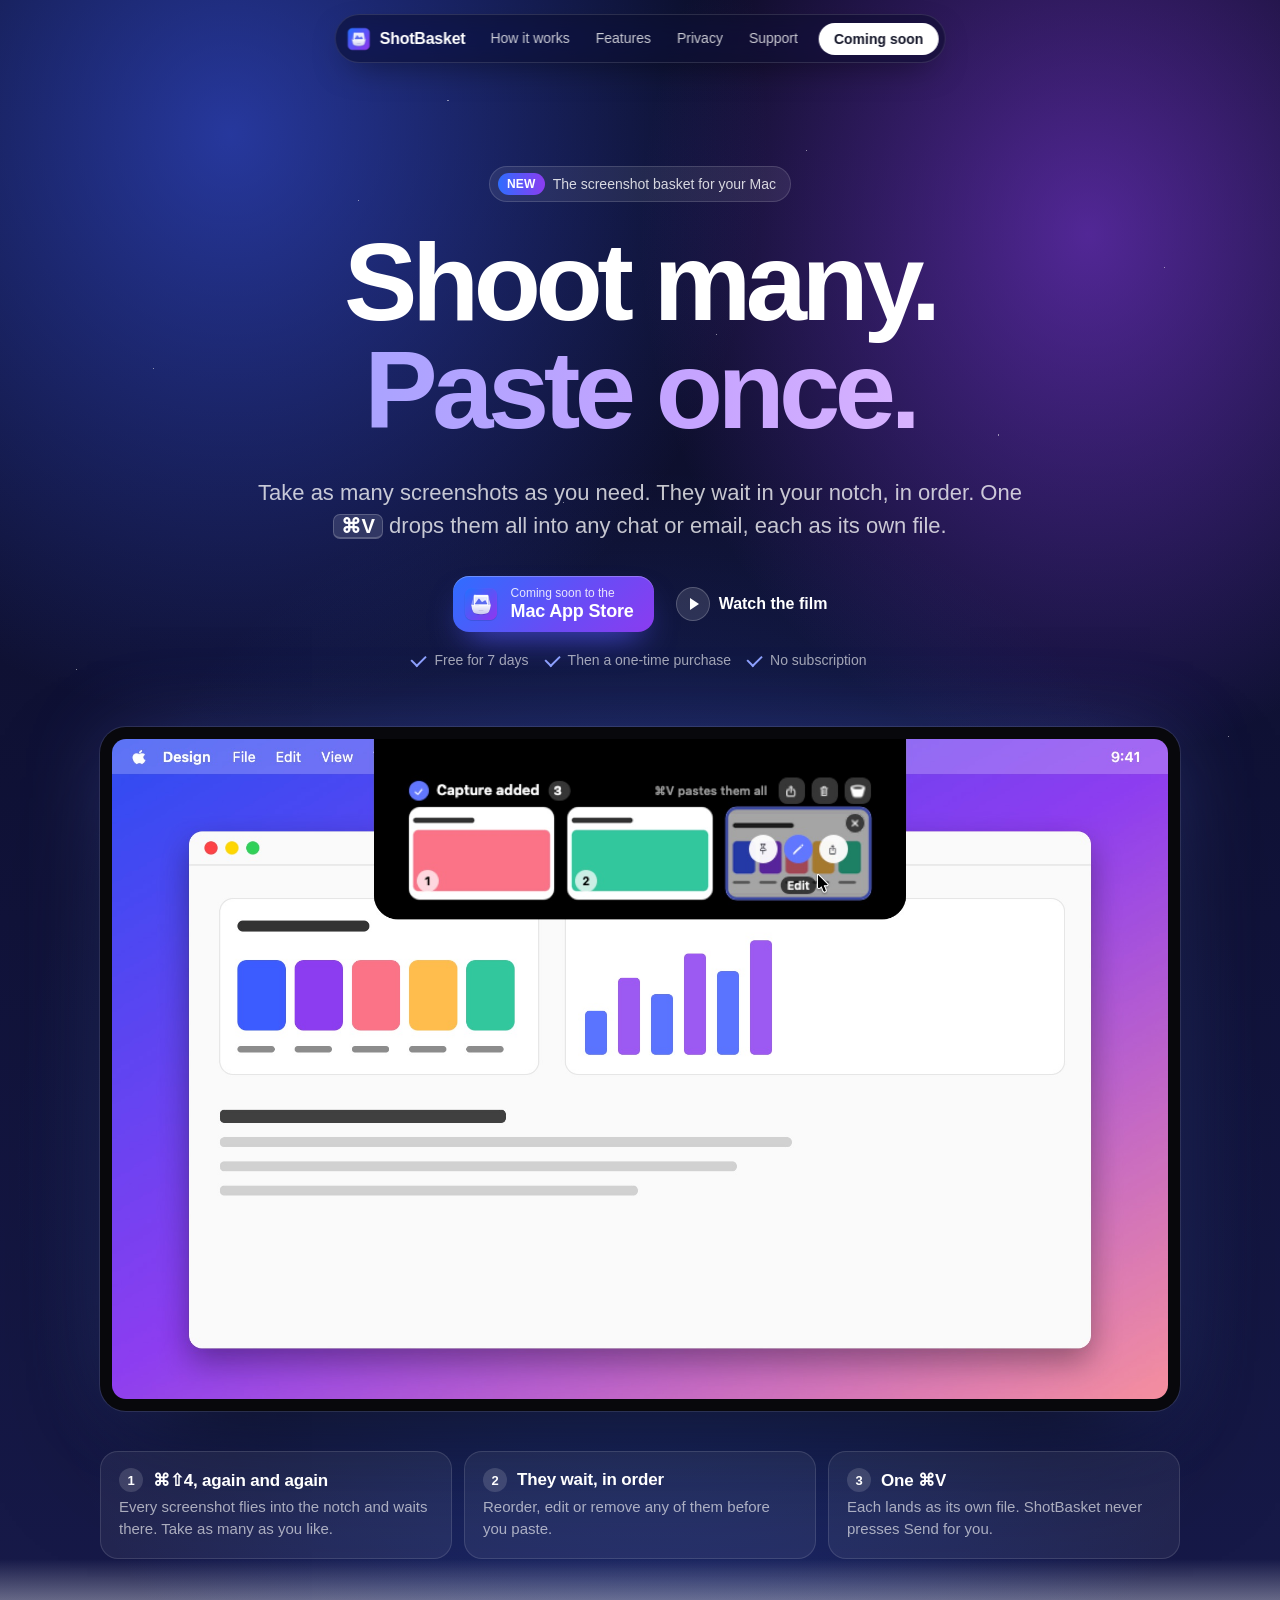
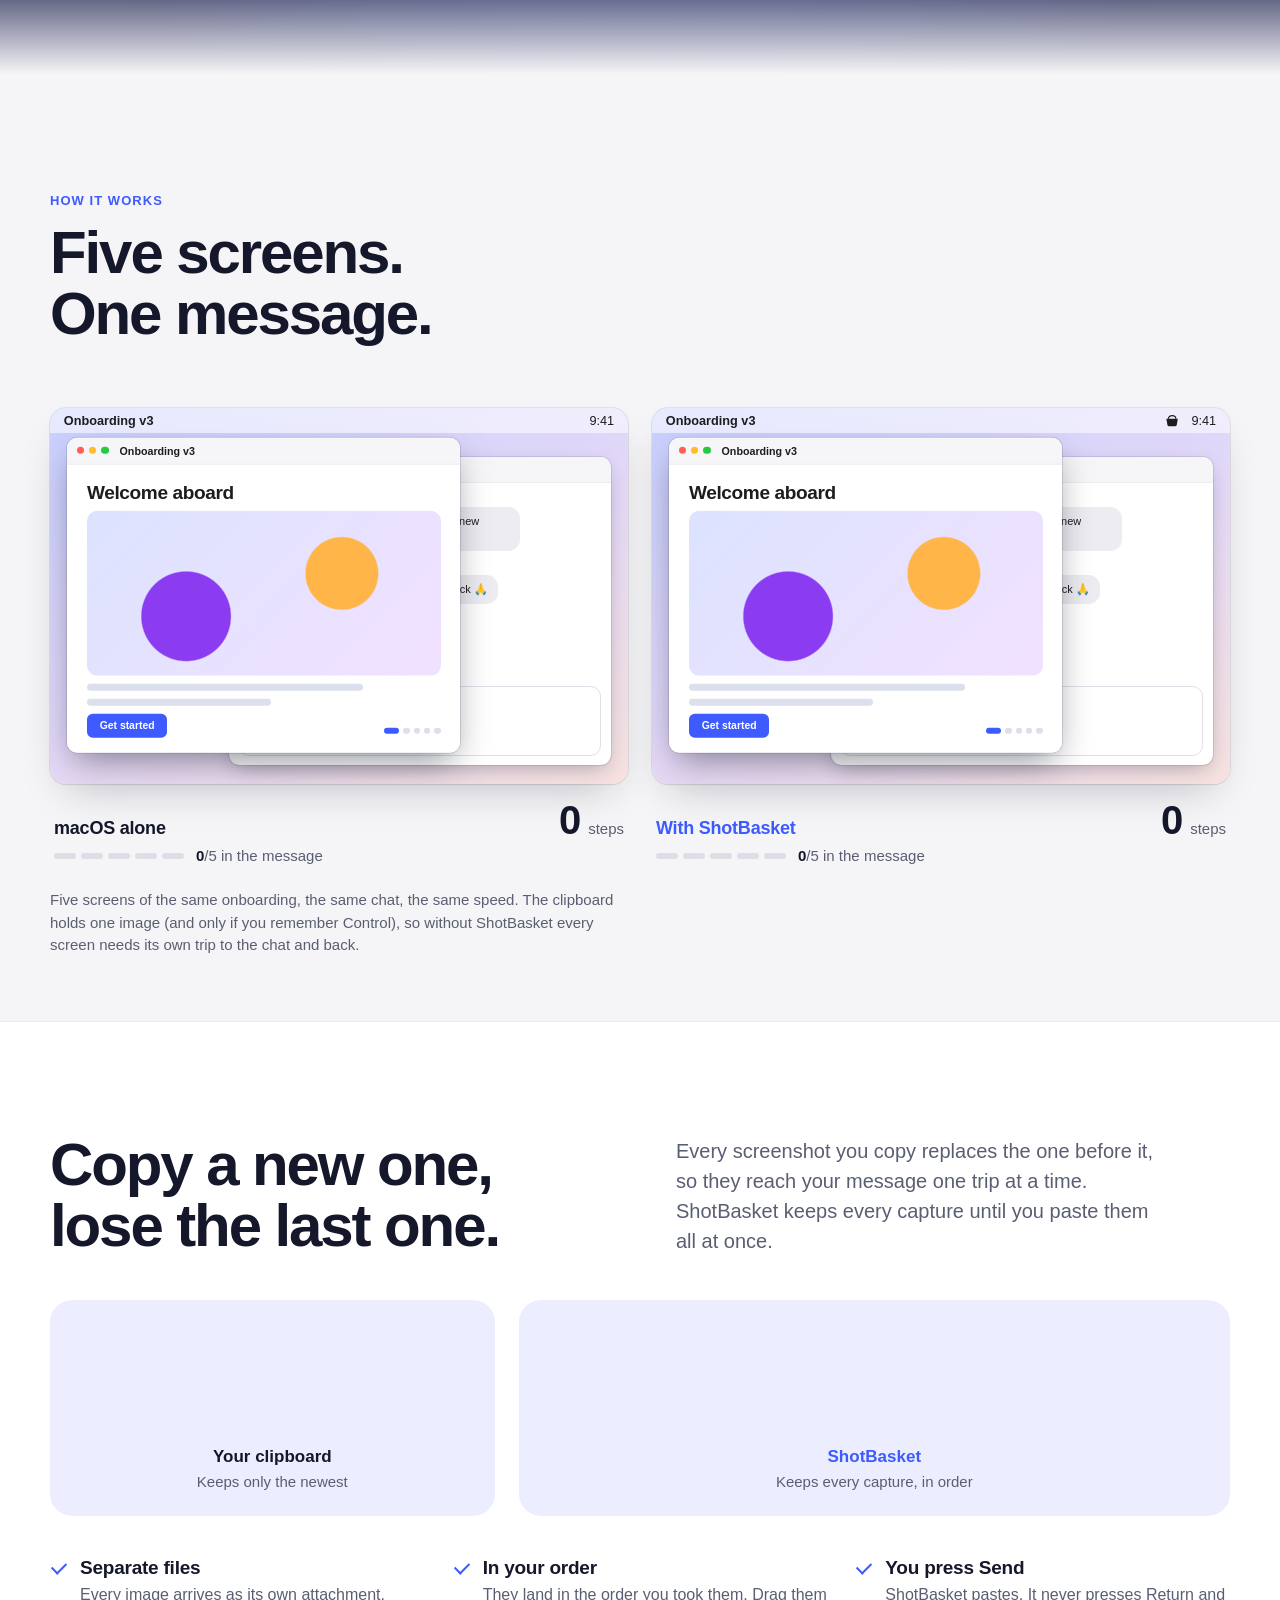
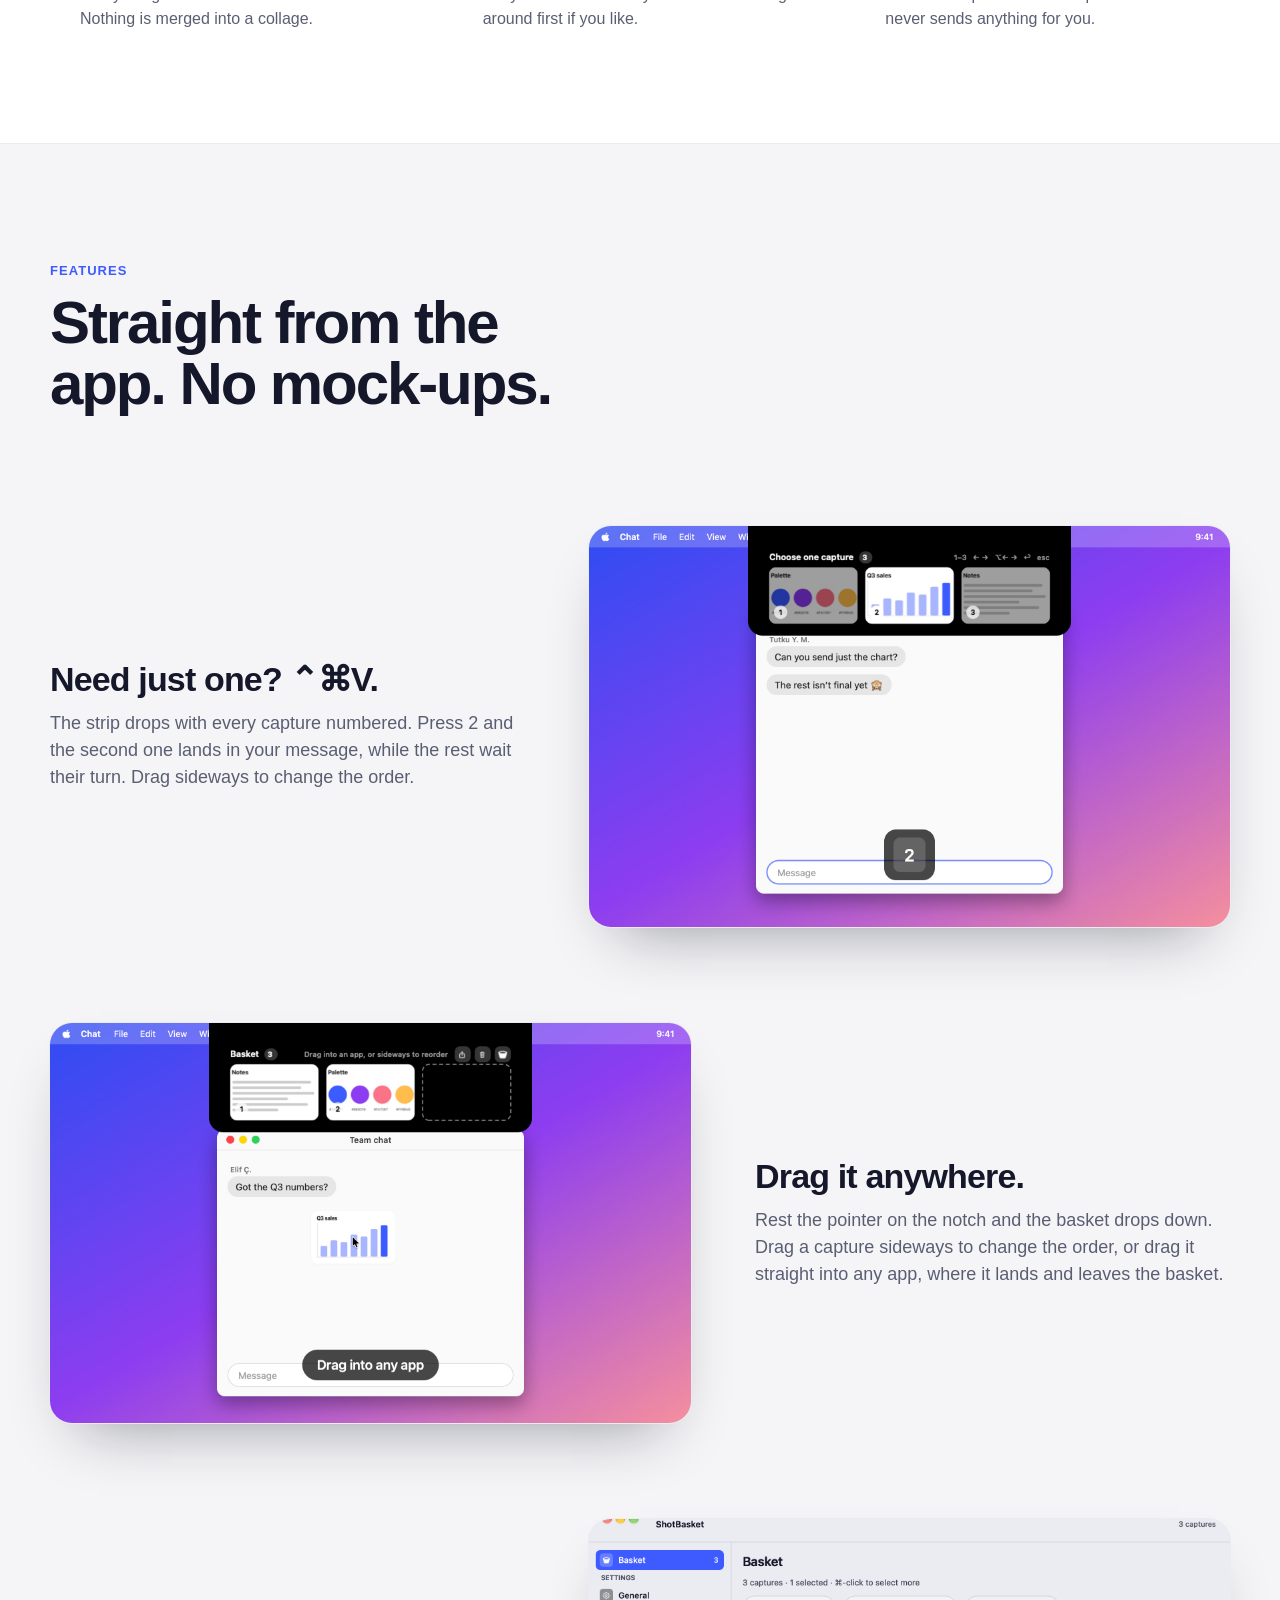
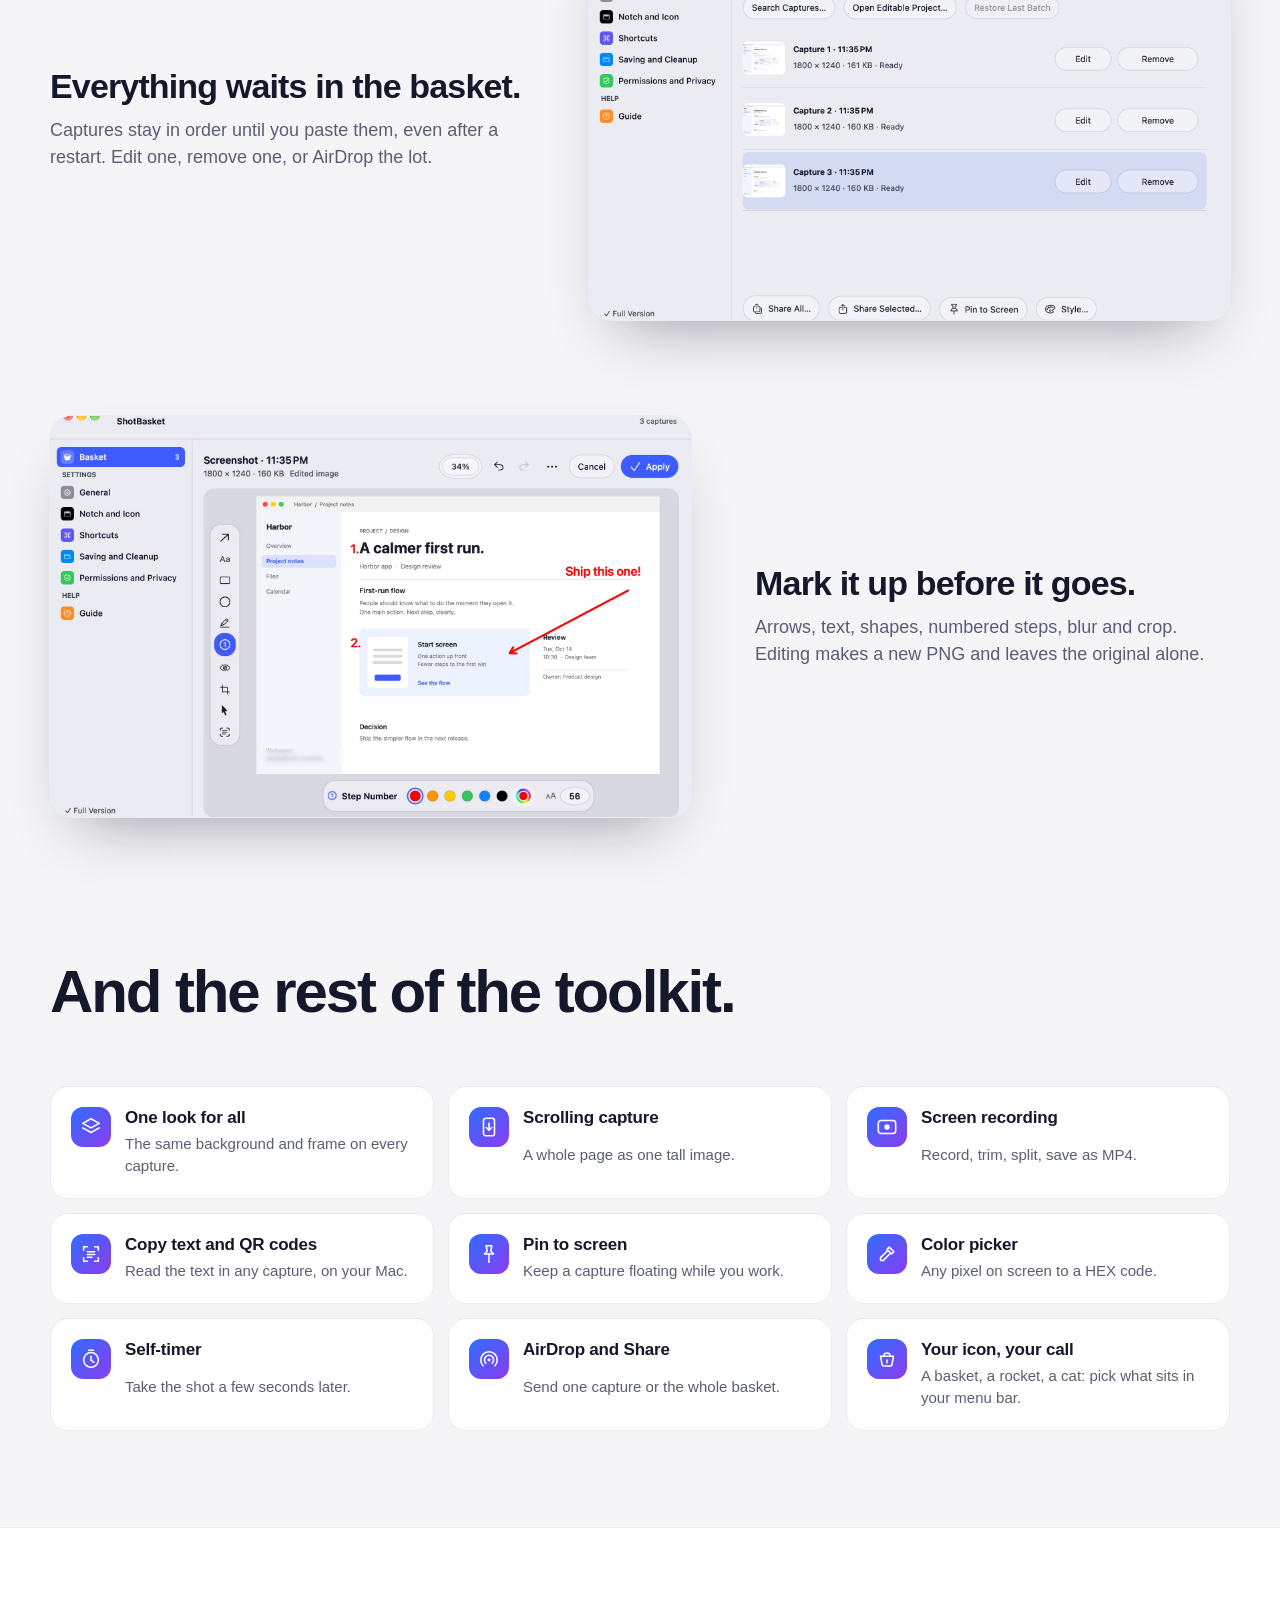
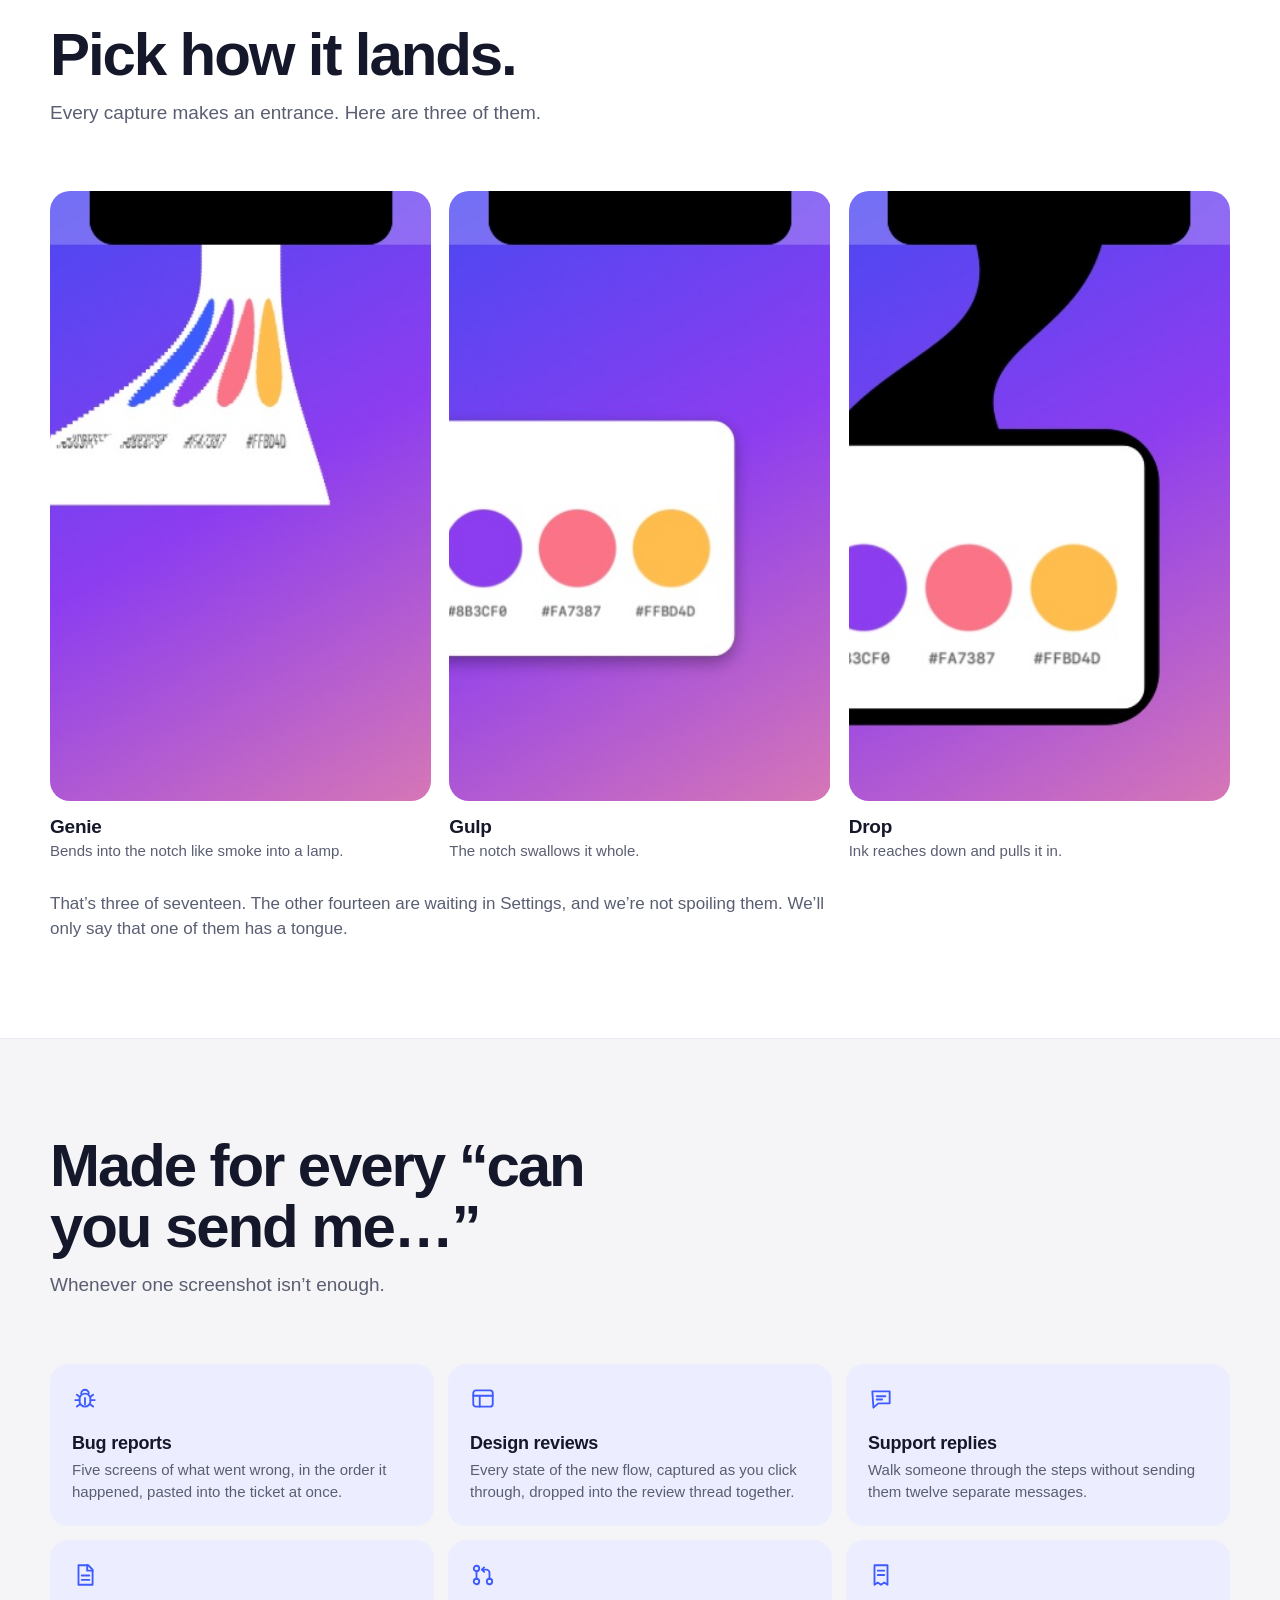
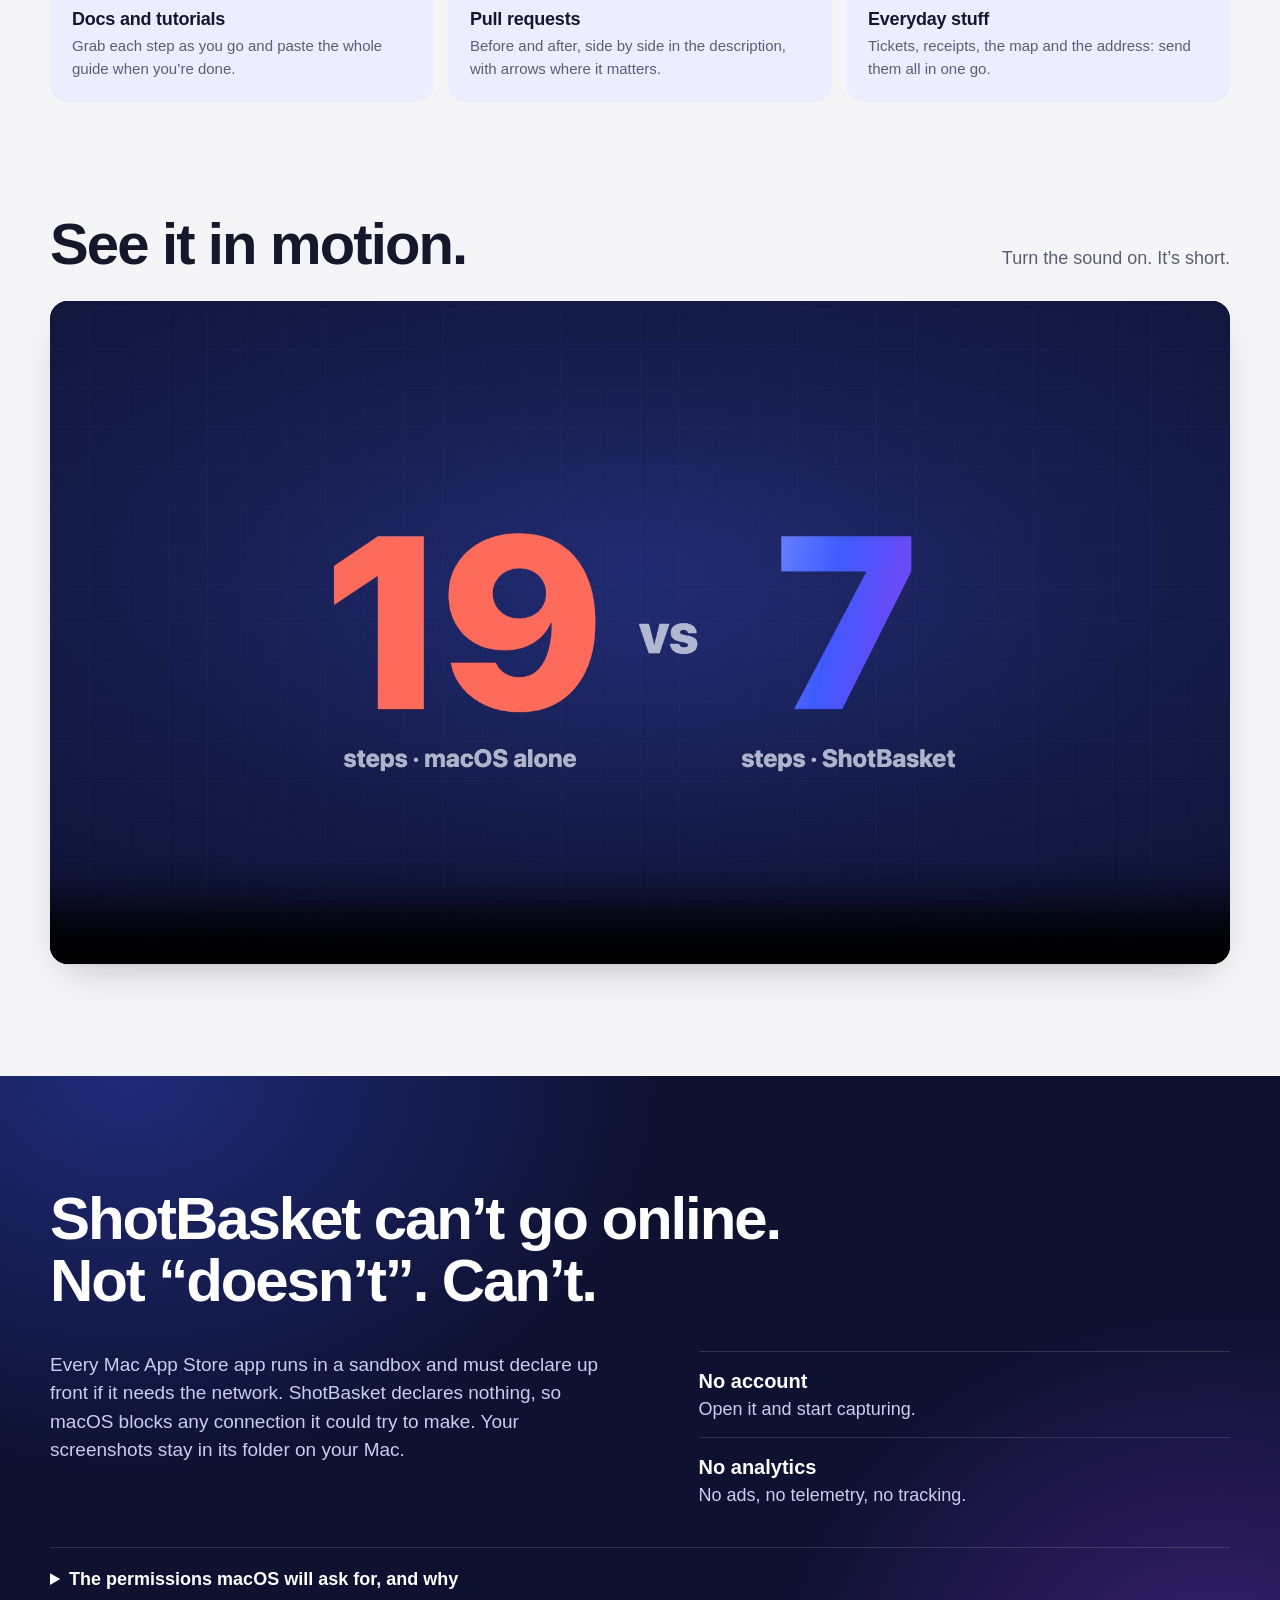
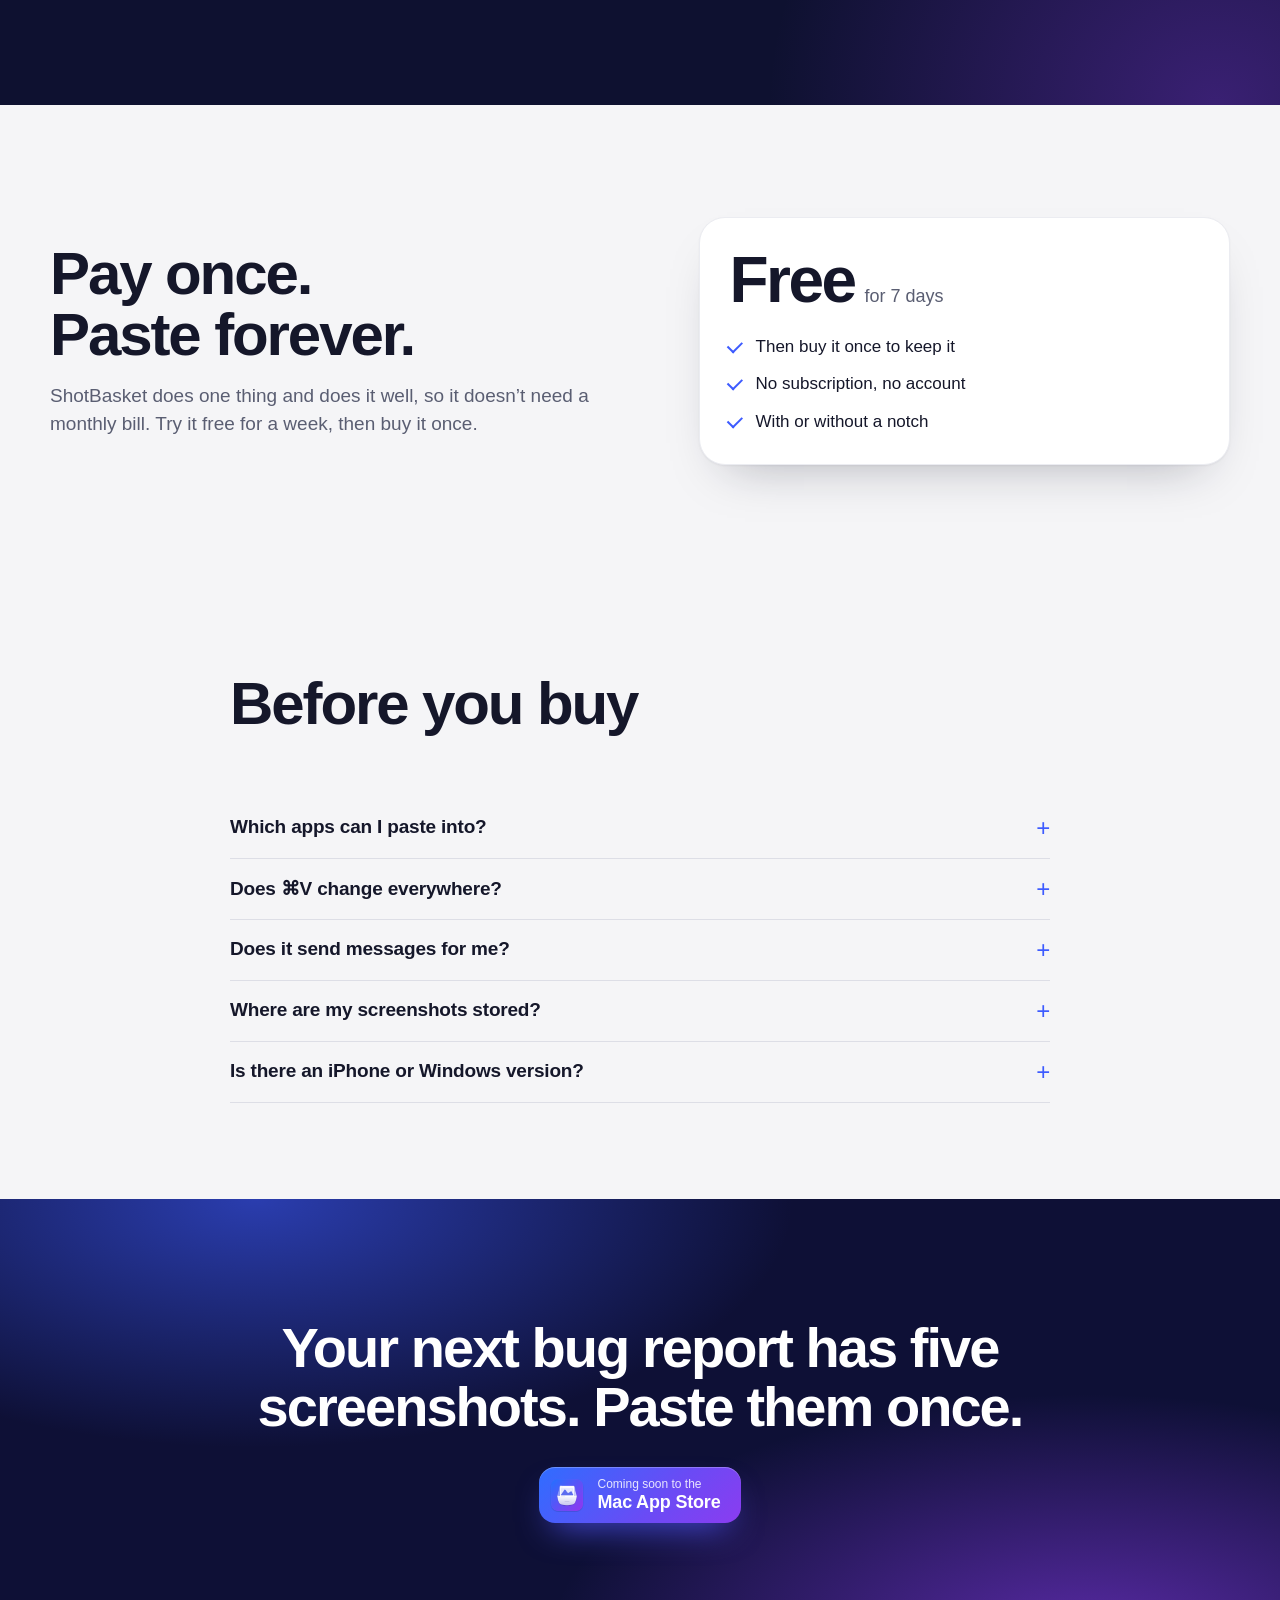
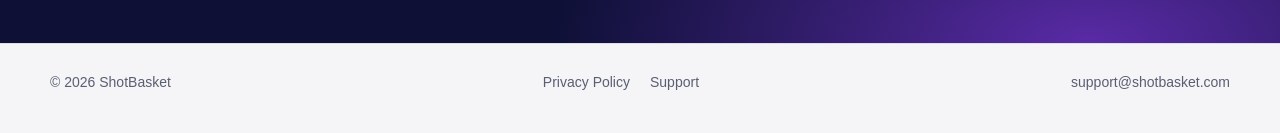
<file: index.html>
<!doctype html>
<html lang="en">
<head>
<meta charset="utf-8">
<meta name="viewport" content="width=device-width, initial-scale=1, viewport-fit=cover">
<title>ShotBasket for Mac</title>
<meta name="description" content="Collect screenshots on your Mac, then paste them all as separate files with one ⌘V.">
<meta name="theme-color" content="#0A0C22">
<link rel="canonical" href="https://shotbasket.com/">
<meta property="og:title" content="ShotBasket: shoot many, paste once">
<meta property="og:description" content="Collect screenshots on your Mac, then paste them all as separate files with one ⌘V.">
<meta property="og:image" content="https://shotbasket.com/assets/og-en.jpg">
<meta property="og:url" content="https://shotbasket.com/">
<meta name="twitter:card" content="summary_large_image">
<link rel="icon" href="assets/favicon.png">
<link rel="apple-touch-icon" href="assets/apple-touch-icon.png">
<link rel="stylesheet" href="assets/site.css?v=f4a1b5fc33">
<link rel="stylesheet" href="assets/race.css?v=f4a1b5fc33">
</head>
<body class="home">
<a class="skip" href="#main">Skip to content</a>
<nav class="nav" aria-label="Main"><a class="brand" href="./"><img src="assets/icon-256.png" alt="" width="26" height="26">ShotBasket</a><a class="link" href="./#race">How it works</a><a class="link" href="./#features">Features</a><a class="link" href="privacy.html">Privacy</a><a class="link" href="support.html">Support</a><a class="try" href="./#price">Coming soon</a></nav>
<main id="main">
<div class="hero">
  <div class="wrap hero-copy">
    <div class="eyebrow"><b>NEW</b>The screenshot basket for your Mac</div>
    <h1><span>Shoot many.</span> <span class="grad">Paste once.</span></h1>
    <p class="lede">Take as many screenshots as you need. They wait in your notch, in order. One <kbd>⌘V</kbd> drops them all into any chat or email, each as its own file.</p>
    <div class="cta"><a class="store" href="#price"><img src="assets/icon-256.png" alt="" width="38" height="38"><span><small>Coming soon to the</small><b>Mac App Store</b></span></a><a class="film-link" href="#film" data-play-film><i></i>Watch the film</a></div>
    <div class="micro"><span>Free for 7 days</span><span>Then a one-time purchase</span><span>No subscription</span></div>
  </div>
  <div class="wrap">
    <div class="stage"><div class="bezel"><video class="clip hero-clip" muted loop playsinline preload="none" poster="assets/clips/capture-genie-en.jpg?v=a29ca4fdff" aria-label="A screenshot of a design app flies into the notch, which drops a strip titled Capture added with three captures."><source src="assets/clips/capture-genie-en.mp4?v=cbd7579175" type="video/mp4"></video></div></div>
    <ol class="steps"><li><b><i>1</i>⌘⇧4, again and again</b><p>Every screenshot flies into the notch and waits there. Take as many as you like.</p></li><li><b><i>2</i>They wait, in order</b><p>Reorder, edit or remove any of them before you paste.</p></li><li><b><i>3</i>One ⌘V</b><p>Each lands as its own file. ShotBasket never presses Send for you.</p></li></ol>
  </div>
  <div class="hero-tail"></div>
</div>

  <section class="race-sec">
    <div class="wrap">
      <div class="sec-head"><span class="kicker">How it works</span><h2>Five screens. One message.</h2></div>
      <div class="race" id="race" role="img" aria-label="Five screenshots into one message, side by side: macOS alone 19 steps, With ShotBasket 7 steps." data-strings="{&quot;steps&quot;: &quot;steps&quot;, &quot;in_msg&quot;: &quot;in the message&quot;, &quot;done&quot;: &quot;All 5 in&quot;, &quot;done_mac&quot;: &quot;Finally&quot;}">
      <div class="lane mac" data-side="mac">
        <div class="desk" aria-hidden="true">
          <div class="mbar"><b data-app>Onboarding v3</b><span class="tray"><span>9:41</span></span></div>
          <div class="win src front"><div class="tb"><i></i><i></i><i></i><span>Onboarding v3</span></div><div class="screens"><div class="scr s1 cur"><b>Welcome aboard</b><i class="art"></i><span class="ln"></span><span class="ln short"></span><span class="btn">Get started</span><span class="pips"><i class="on"></i><i></i><i></i><i></i><i></i></span></div><div class="scr s2"><b>Pick a plan</b><span class="plans"><i></i><i></i><i></i></span><span class="btn">Continue</span><span class="pips"><i></i><i class="on"></i><i></i><i></i><i></i></span></div><div class="scr s3"><b>Invite your team</b><span class="avs"><i></i><i></i><i></i><i></i></span><span class="field"></span><span class="ln short"></span><span class="btn">Send invites</span><span class="pips"><i></i><i></i><i class="on"></i><i></i><i></i></span></div><div class="scr s4"><b>Connect your tools</b><span class="apps"><i></i><i></i><i></i><i></i><i></i><i></i></span><span class="btn">Next</span><span class="pips"><i></i><i></i><i></i><i class="on"></i><i></i></span></div><div class="scr s5"><b>You’re all set</b><i class="ok"></i><span class="ln"></span><span class="btn">Open dashboard</span><span class="pips"><i></i><i></i><i></i><i></i><i class="on"></i></span></div></div><span class="sel"></span></div>
          <div class="win chat"><div class="tb"><i></i><i></i><i></i><span>Launch crew</span></div><div class="msgs"><div class="msg"><b class="who">Elif Ç.</b><p class="bub">Standup in two minutes 😬 What does the new onboarding look like?</p></div><div class="msg"><b class="who">Tutku Y. M.</b><p class="bub">Send all five screens, I’ll put them in the deck 🙏</p></div></div><div class="comp"><div class="atts"></div><span class="ph">Message</span></div></div>
          <div class="switcher" aria-hidden="true"><i class="ic ic-src"></i><i class="ic ic-chat"></i></div>
          <div class="keys" aria-hidden="true"></div>
          <div class="party" aria-hidden="true"></div>
          <div class="finish" aria-live="polite"></div>
        </div>
        <div class="meta"><h3>macOS alone</h3><p class="cnt"><b>0</b> steps</p><p class="prog"><span class="dots"><i></i><i></i><i></i><i></i><i></i></span><span><b>0</b>/5 in the message</span></p></div>
      </div>
      <div class="lane sb" data-side="sb">
        <div class="desk" aria-hidden="true">
          <div class="mbar"><b data-app>Onboarding v3</b><span class="tray"><span class="bk"><svg viewBox="0 0 24 24" aria-hidden="true"><path d="M3.5 8.5h17l-1.6 9.2a2.5 2.5 0 0 1-2.5 2.1H7.6a2.5 2.5 0 0 1-2.5-2.1z" fill="currentColor"/><path d="M6.5 8.5c0-2.6 2.5-4.5 5.5-4.5s5.5 1.9 5.5 4.5" fill="none" stroke="currentColor" stroke-width="1.8"/></svg><i>0</i></span><span>9:41</span></span></div>
          <div class="win src front"><div class="tb"><i></i><i></i><i></i><span>Onboarding v3</span></div><div class="screens"><div class="scr s1 cur"><b>Welcome aboard</b><i class="art"></i><span class="ln"></span><span class="ln short"></span><span class="btn">Get started</span><span class="pips"><i class="on"></i><i></i><i></i><i></i><i></i></span></div><div class="scr s2"><b>Pick a plan</b><span class="plans"><i></i><i></i><i></i></span><span class="btn">Continue</span><span class="pips"><i></i><i class="on"></i><i></i><i></i><i></i></span></div><div class="scr s3"><b>Invite your team</b><span class="avs"><i></i><i></i><i></i><i></i></span><span class="field"></span><span class="ln short"></span><span class="btn">Send invites</span><span class="pips"><i></i><i></i><i class="on"></i><i></i><i></i></span></div><div class="scr s4"><b>Connect your tools</b><span class="apps"><i></i><i></i><i></i><i></i><i></i><i></i></span><span class="btn">Next</span><span class="pips"><i></i><i></i><i></i><i class="on"></i><i></i></span></div><div class="scr s5"><b>You’re all set</b><i class="ok"></i><span class="ln"></span><span class="btn">Open dashboard</span><span class="pips"><i></i><i></i><i></i><i></i><i class="on"></i></span></div></div><span class="sel"></span></div>
          <div class="win chat"><div class="tb"><i></i><i></i><i></i><span>Launch crew</span></div><div class="msgs"><div class="msg"><b class="who">Elif Ç.</b><p class="bub">Standup in two minutes 😬 What does the new onboarding look like?</p></div><div class="msg"><b class="who">Tutku Y. M.</b><p class="bub">Send all five screens, I’ll put them in the deck 🙏</p></div></div><div class="comp"><div class="atts"></div><span class="ph">Message</span></div></div>
          <div class="switcher" aria-hidden="true"><i class="ic ic-src"></i><i class="ic ic-chat"></i></div>
          <div class="keys" aria-hidden="true"></div>
          <div class="party" aria-hidden="true"></div>
          <div class="finish" aria-live="polite"></div>
        </div>
        <div class="meta"><h3>With ShotBasket</h3><p class="cnt"><b>0</b> steps</p><p class="prog"><span class="dots"><i></i><i></i><i></i><i></i><i></i></span><span><b>0</b>/5 in the message</span></p></div>
      </div>
    </div>
    <div class="race-foot"><p>Five screens of the same onboarding, the same chat, the same speed. The clipboard holds one image (and only if you remember Control), so without ShotBasket every screen needs its own trip to the chat and back.</p><button type="button" class="replay" hidden>Play again</button></div>
    </div>
  </section>

  <section class="why" id="why">
    <div class="wrap">
      <div class="why-head"><h2>Copy a new one,<br>lose the last one.</h2><p class="intro">Every screenshot you copy replaces the one before it, so they reach your message one trip at a time. ShotBasket keeps every capture until you paste them all at once.</p></div>
      <div class="keep" aria-hidden="true"><figure class="box clip"><div class="slot"><i class="t t1"></i><i class="t t2"></i><i class="t t3"></i><i class="t t4"></i><i class="t t5"></i></div><figcaption><b>Your clipboard</b>Keeps only the newest</figcaption></figure><figure class="box bask"><div class="slot"><i class="t t1"></i><i class="t t2"></i><i class="t t3"></i><i class="t t4"></i><i class="t t5"></i></div><figcaption><b>ShotBasket</b>Keeps every capture, in order</figcaption></figure></div>
      <ul class="facts"><li><h3>Separate files</h3><p>Every image arrives as its own attachment. Nothing is merged into a collage.</p></li><li><h3>In your order</h3><p>They land in the order you took them. Drag them around first if you like.</p></li><li><h3>You press Send</h3><p>ShotBasket pastes. It never presses Return and never sends anything for you.</p></li></ul>
    </div>
  </section>

  <section class="features" id="features">
    <div class="wrap">
      <div class="sec-head"><span class="kicker">Features</span><h2>Straight from the app. No mock-ups.</h2></div>
      <div class="feat"><div class="media"><video class="clip" muted loop playsinline preload="none" poster="assets/clips/choose-en.jpg?v=9c0e01dbce" aria-label="Pressing Control-Command-V and then 2 puts the second capture into a chat message"><source src="assets/clips/choose-en.mp4?v=bbe1a25a52" type="video/mp4"></video></div><div><h3>Need just one? ⌃⌘V.</h3><p>The strip drops with every capture numbered. Press 2 and the second one lands in your message, while the rest wait their turn. Drag sideways to change the order.</p></div></div><div class="feat"><div class="media"><video class="clip" muted loop playsinline preload="none" poster="assets/clips/drag-en.jpg?v=5125f1d004" aria-label="A capture is dragged sideways on the notch strip to reorder, then dragged into a chat message"><source src="assets/clips/drag-en.mp4?v=c1733b7ff6" type="video/mp4"></video></div><div><h3>Drag it anywhere.</h3><p>Rest the pointer on the notch and the basket drops down. Drag a capture sideways to change the order, or drag it straight into any app, where it lands and leaves the basket.</p></div></div><div class="feat"><div class="media"><picture><source srcset="assets/ui/basket-en-dark.png" media="(prefers-color-scheme: dark)"><img src="assets/ui/basket-en.png" alt="The ShotBasket basket window with three captures" width="1920" height="1280" loading="lazy"></picture></div><div><h3>Everything waits in the basket.</h3><p>Captures stay in order until you paste them, even after a restart. Edit one, remove one, or AirDrop the lot.</p></div></div><div class="feat"><div class="media"><video class="clip light" muted loop playsinline preload="none" poster="assets/clips/editor-en.jpg?v=034869095a" aria-label="The ShotBasket editor with a red arrow and a blacked-out line"><source src="assets/clips/editor-en.mp4?v=9c5db4aad3" type="video/mp4"></video><video class="clip dark" muted loop playsinline preload="none" poster="assets/clips/editor-en-dark.jpg?v=facf85d227" aria-label="The ShotBasket editor with a red arrow and a blacked-out line"><source src="assets/clips/editor-en-dark.mp4?v=bfd73211ad" type="video/mp4"></video></div><div><h3>Mark it up before it goes.</h3><p>Arrows, text, shapes, numbered steps, blur and crop. Editing makes a new PNG and leaves the original alone.</p></div></div>
    </div>
  </section>

  <section class="kit">
    <div class="wrap">
      <div class="sec-head"><h2>And the rest of the toolkit.</h2></div>
      <ul class="kit-grid"><li><span class="kic"><svg viewBox="0 0 24 24" fill="none" stroke="currentColor" stroke-width="1.7" stroke-linecap="round" stroke-linejoin="round" aria-hidden="true"><path d="M12 3l9 5-9 5-9-5z"/><path d="M3 13l9 5 9-5"/></svg></span><h3>One look for all</h3><p>The same background and frame on every capture.</p></li><li><span class="kic"><svg viewBox="0 0 24 24" fill="none" stroke="currentColor" stroke-width="1.7" stroke-linecap="round" stroke-linejoin="round" aria-hidden="true"><rect x="6" y="2.5" width="12" height="19" rx="2.5"/><path d="M12 8v7"/><path d="M9 12.5l3 3 3-3"/></svg></span><h3>Scrolling capture</h3><p>A whole page as one tall image.</p></li><li><span class="kic"><svg viewBox="0 0 24 24" fill="none" stroke="currentColor" stroke-width="1.7" stroke-linecap="round" stroke-linejoin="round" aria-hidden="true"><rect x="2.5" y="5" width="19" height="14" rx="3"/><circle cx="12" cy="12" r="3" fill="currentColor" stroke="none"/></svg></span><h3>Screen recording</h3><p>Record, trim, split, save as MP4.</p></li><li><span class="kic"><svg viewBox="0 0 24 24" fill="none" stroke="currentColor" stroke-width="1.7" stroke-linecap="round" stroke-linejoin="round" aria-hidden="true"><path d="M4 8V4h4"/><path d="M16 4h4v4"/><path d="M20 16v4h-4"/><path d="M8 20H4v-4"/><path d="M8 9.5h8"/><path d="M8 12.5h8"/><path d="M8 15.5h5"/></svg></span><h3>Copy text and QR codes</h3><p>Read the text in any capture, on your Mac.</p></li><li><span class="kic"><svg viewBox="0 0 24 24" fill="none" stroke="currentColor" stroke-width="1.7" stroke-linecap="round" stroke-linejoin="round" aria-hidden="true"><path d="M9 3h6l-1 6 3 3H7l3-3z"/><path d="M12 12v9"/></svg></span><h3>Pin to screen</h3><p>Keep a capture floating while you work.</p></li><li><span class="kic"><svg viewBox="0 0 24 24" fill="none" stroke="currentColor" stroke-width="1.7" stroke-linecap="round" stroke-linejoin="round" aria-hidden="true"><path d="M14.5 4.5l5 5-2.5 2.5-5-5z"/><path d="M12.5 8.5L5 16v3h3l7.5-7.5"/></svg></span><h3>Color picker</h3><p>Any pixel on screen to a HEX code.</p></li><li><span class="kic"><svg viewBox="0 0 24 24" fill="none" stroke="currentColor" stroke-width="1.7" stroke-linecap="round" stroke-linejoin="round" aria-hidden="true"><circle cx="12" cy="13" r="8"/><path d="M12 9v4.5l3 2"/><path d="M9.5 2.5h5"/></svg></span><h3>Self-timer</h3><p>Take the shot a few seconds later.</p></li><li><span class="kic"><svg viewBox="0 0 24 24" fill="none" stroke="currentColor" stroke-width="1.7" stroke-linecap="round" stroke-linejoin="round" aria-hidden="true"><circle cx="12" cy="13" r="1.6" fill="currentColor" stroke="none"/><path d="M8.5 16.5a5 5 0 1 1 7 0"/><path d="M5.6 19.4a9 9 0 1 1 12.8 0"/></svg></span><h3>AirDrop and Share</h3><p>Send one capture or the whole basket.</p></li><li><span class="kic"><svg viewBox="0 0 24 24" fill="none" stroke="currentColor" stroke-width="1.7" stroke-linecap="round" stroke-linejoin="round" aria-hidden="true"><path d="M5 9h14l-1.5 9a2 2 0 0 1-2 1.7h-7a2 2 0 0 1-2-1.7z"/><path d="M8.5 9c0-2 1.6-3.5 3.5-3.5S15.5 7 15.5 9"/><path d="M12 13v3"/></svg></span><h3>Your icon, your call</h3><p>A basket, a rocket, a cat: pick what sits in your menu bar.</p></li></ul>
    </div>
  </section>

  <section class="lands" id="landing">
    <div class="wrap">
      <div class="sec-head"><h2>Pick how it lands.</h2><p>Every capture makes an entrance. Here are three of them.</p></div>
      <ul class="tiles"><li><video class="tile" muted loop playsinline preload="none" poster="assets/clips/tile-genie.jpg?v=5dee4d85a1" aria-label="Genie animation"><source src="assets/clips/tile-genie.mp4?v=559b12df67" type="video/mp4"></video><h3>Genie</h3><p>Bends into the notch like smoke into a lamp.</p></li><li><video class="tile" muted loop playsinline preload="none" poster="assets/clips/tile-gulp.jpg?v=65f5ed546e" aria-label="Gulp animation"><source src="assets/clips/tile-gulp.mp4?v=348d10d9ba" type="video/mp4"></video><h3>Gulp</h3><p>The notch swallows it whole.</p></li><li><video class="tile" muted loop playsinline preload="none" poster="assets/clips/tile-drop.jpg?v=d6dff1bc44" aria-label="Drop animation"><source src="assets/clips/tile-drop.mp4?v=8a4d125544" type="video/mp4"></video><h3>Drop</h3><p>Ink reaches down and pulls it in.</p></li></ul>
      <p class="tease">That’s three of seventeen. The other fourteen are waiting in Settings, and we’re not spoiling them. We’ll only say that one of them has a tongue.</p>
    </div>
  </section>

  <section class="uses">
    <div class="wrap">
      <div class="sec-head"><h2>Made for every “can you send me…”</h2><p>Whenever one screenshot isn’t enough.</p></div>
      <ul class="use-grid"><li><svg viewBox="0 0 24 24" fill="none" stroke="currentColor" stroke-width="1.7" stroke-linecap="round" stroke-linejoin="round" aria-hidden="true"><path d="M8.5 7a3.5 3.5 0 0 1 7 0"/><rect x="7" y="7" width="10" height="12" rx="5"/><path d="M12 11v6M3 13h4M17 13h4M4.5 8l2.5 2M19.5 8 17 10M4.5 19l2.5-2M19.5 19 17 17"/></svg><h3>Bug reports</h3><p>Five screens of what went wrong, in the order it happened, pasted into the ticket at once.</p></li><li><svg viewBox="0 0 24 24" fill="none" stroke="currentColor" stroke-width="1.7" stroke-linecap="round" stroke-linejoin="round" aria-hidden="true"><rect x="3" y="4" width="18" height="15" rx="2.5"/><path d="M3 9h18M9 9v10"/></svg><h3>Design reviews</h3><p>Every state of the new flow, captured as you click through, dropped into the review thread together.</p></li><li><svg viewBox="0 0 24 24" fill="none" stroke="currentColor" stroke-width="1.7" stroke-linecap="round" stroke-linejoin="round" aria-hidden="true"><path d="M4 5h16v11H9.5L5 20z"/><path d="M8 9.5h8M8 12.5h5"/></svg><h3>Support replies</h3><p>Walk someone through the steps without sending them twelve separate messages.</p></li><li><svg viewBox="0 0 24 24" fill="none" stroke="currentColor" stroke-width="1.7" stroke-linecap="round" stroke-linejoin="round" aria-hidden="true"><path d="M6 3h9l4 4v14H6z"/><path d="M14 3v5h5M9 12.5h7M9 16.5h7"/></svg><h3>Docs and tutorials</h3><p>Grab each step as you go and paste the whole guide when you’re done.</p></li><li><svg viewBox="0 0 24 24" fill="none" stroke="currentColor" stroke-width="1.7" stroke-linecap="round" stroke-linejoin="round" aria-hidden="true"><circle cx="6" cy="6" r="2.5"/><circle cx="6" cy="18" r="2.5"/><circle cx="18" cy="18" r="2.5"/><path d="M6 8.5v7M18 15.5V10a3 3 0 0 0-3-3h-4"/><path d="M13 5 11 7l2 2"/></svg><h3>Pull requests</h3><p>Before and after, side by side in the description, with arrows where it matters.</p></li><li><svg viewBox="0 0 24 24" fill="none" stroke="currentColor" stroke-width="1.7" stroke-linecap="round" stroke-linejoin="round" aria-hidden="true"><path d="M6 3h12v18l-3-2-3 2-3-2-3 2z"/><path d="M9 8h6M9 12h6"/></svg><h3>Everyday stuff</h3><p>Tickets, receipts, the map and the address: send them all in one go.</p></li></ul>
    </div>
  </section>

  <section class="film" id="film">
    <div class="wrap">
      <div class="film-head"><h2>See it in motion.</h2><p>Turn the sound on. It’s short.</p></div>
      <div class="screen"><video controls playsinline preload="none" poster="assets/video/poster-en.jpg?v=8dfe603415"><source src="assets/video/promo-en.mp4?v=ac1757c9de" type="video/mp4"></video></div>
    </div>
  </section>

  <section class="privacy" id="privacy">
    <div class="wrap">
      <h2>ShotBasket can’t go online.<br>Not “doesn’t”. Can’t.</h2>
      <div class="privacy-body"><p>Every Mac App Store app runs in a sandbox and must declare up front if it needs the network. ShotBasket declares nothing, so macOS blocks any connection it could try to make. Your screenshots stay in its folder on your Mac.</p><ul><li><b>No account</b>Open it and start capturing.</li><li><b>No analytics</b>No ads, no telemetry, no tracking.</li></ul>
      <details class="perms"><summary>The permissions macOS will ask for, and why</summary><dl><div><dt>Screen Recording</dt><dd>To take screenshots and screen recordings. Newer macOS versions call it Screen &amp; System Audio Recording.</dd></div><div><dt>Accessibility</dt><dd>For the capture shortcuts and for pasting the basket with ⌘V. On macOS 27 it is called Device Control and Data Access.</dd></div><div><dt>Microphone (optional)</dt><dd>Only if you want your voice in a screen recording.</dd></div></dl></details></div>
    </div>
  </section>

  <section class="once" id="price">
    <div class="wrap once-grid">
      <div><h2>Pay once.<br>Paste forever.</h2><p class="sub">ShotBasket does one thing and does it well, so it doesn’t need a monthly bill. Try it free for a week, then buy it once.</p></div>
      <div class="price">
        <div class="tag"><strong>Free</strong><span>for 7 days</span></div>
        <ul><li>Then buy it once to keep it</li><li>No subscription, no account</li><li>With or without a notch</li></ul>
      </div>
    </div>
  </section>

  <section class="faq">
    <div class="wrap">
      <div class="sec-head"><h2>Before you buy</h2></div>
      <details><summary>Which apps can I paste into?</summary><p>Any app or web page that accepts files when you paste: mail, chat apps, notes, issue trackers and most upload fields. Each app decides how it shows the files.</p></details><details><summary>Does ⌘V change everywhere?</summary><p>Only while screenshots are waiting in the basket. When the basket is empty, or when you pause ShotBasket from the menu bar, ⌘V is the normal Mac paste.</p></details><details><summary>Does it send messages for me?</summary><p>No. ShotBasket pastes the files into the field you clicked. It never presses Return and never sends anything.</p></details><details><summary>Where are my screenshots stored?</summary><p>In ShotBasket’s own folder on your Mac. A capture that leaves the basket is deleted after the delay you choose, never sooner than ten minutes. Turn on Save Screenshots to Folder to keep permanent copies.</p></details><details><summary>Is there an iPhone or Windows version?</summary><p>No. ShotBasket is made for the Mac.</p></details>
    </div>
  </section>

  <section class="end">
    <div class="wrap">
      <h2>Your next bug report has five screenshots. Paste them once.</h2>
      <div class="cta"><a class="store" href="#price"><img src="assets/icon-256.png" alt="" width="38" height="38"><span><small>Coming soon to the</small><b>Mac App Store</b></span></a></div>
    </div>
  </section>
</main>

<footer class="foot">
  <div class="wrap">
    <span>© 2026 ShotBasket</span>
    <nav aria-label="Footer"><a href="privacy.html">Privacy Policy</a><a href="support.html">Support</a></nav>
    <a href="mailto:support@shotbasket.com">support@shotbasket.com</a>
  </div>
</footer>
<script src="assets/site.js?v=f4a1b5fc33"></script>
<!-- Cloudflare Web Analytics: cookieless visit counts for shotbasket.com only (the app makes no network connections). --><script type='module' src='https://static.cloudflareinsights.com/beacon.min.js' data-cf-beacon='{"token": "ce210151caec4ec6bde73e7bf7ab0411"}'></script>
</body>
</html>
</file>
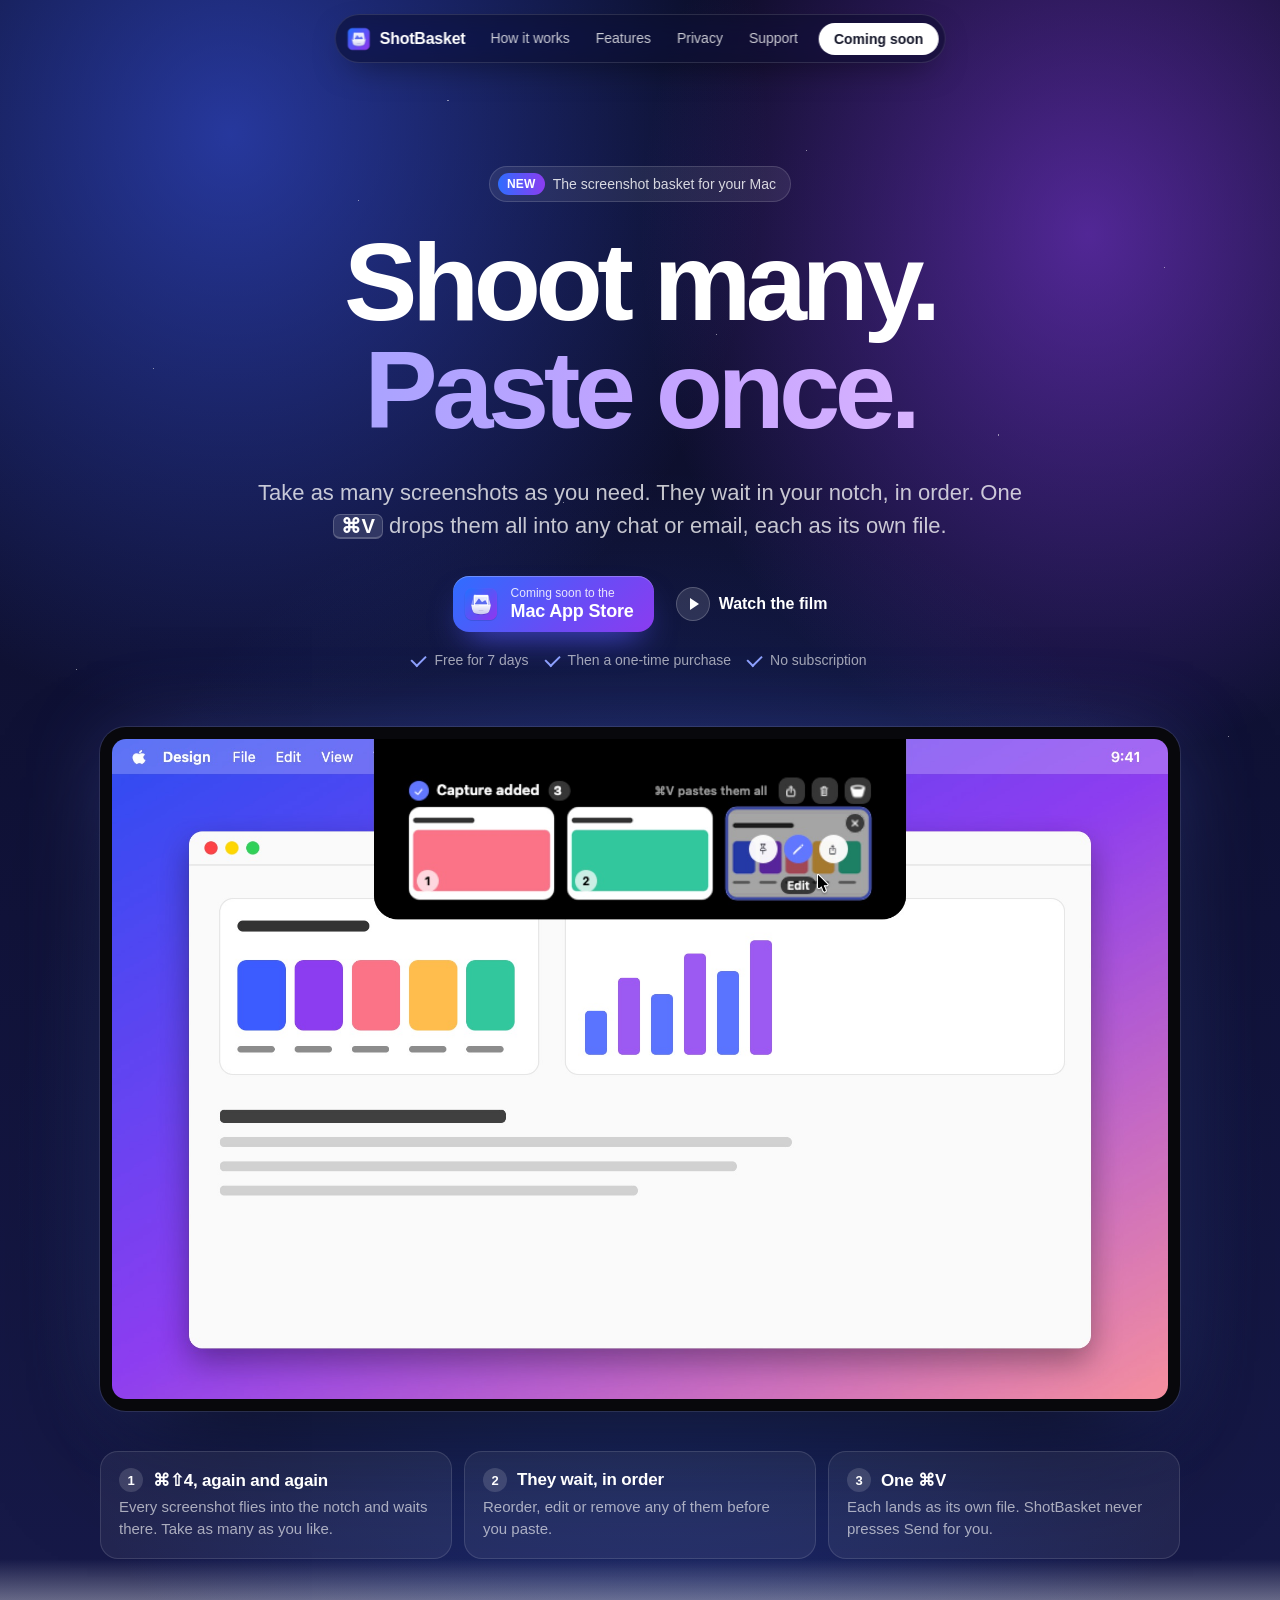
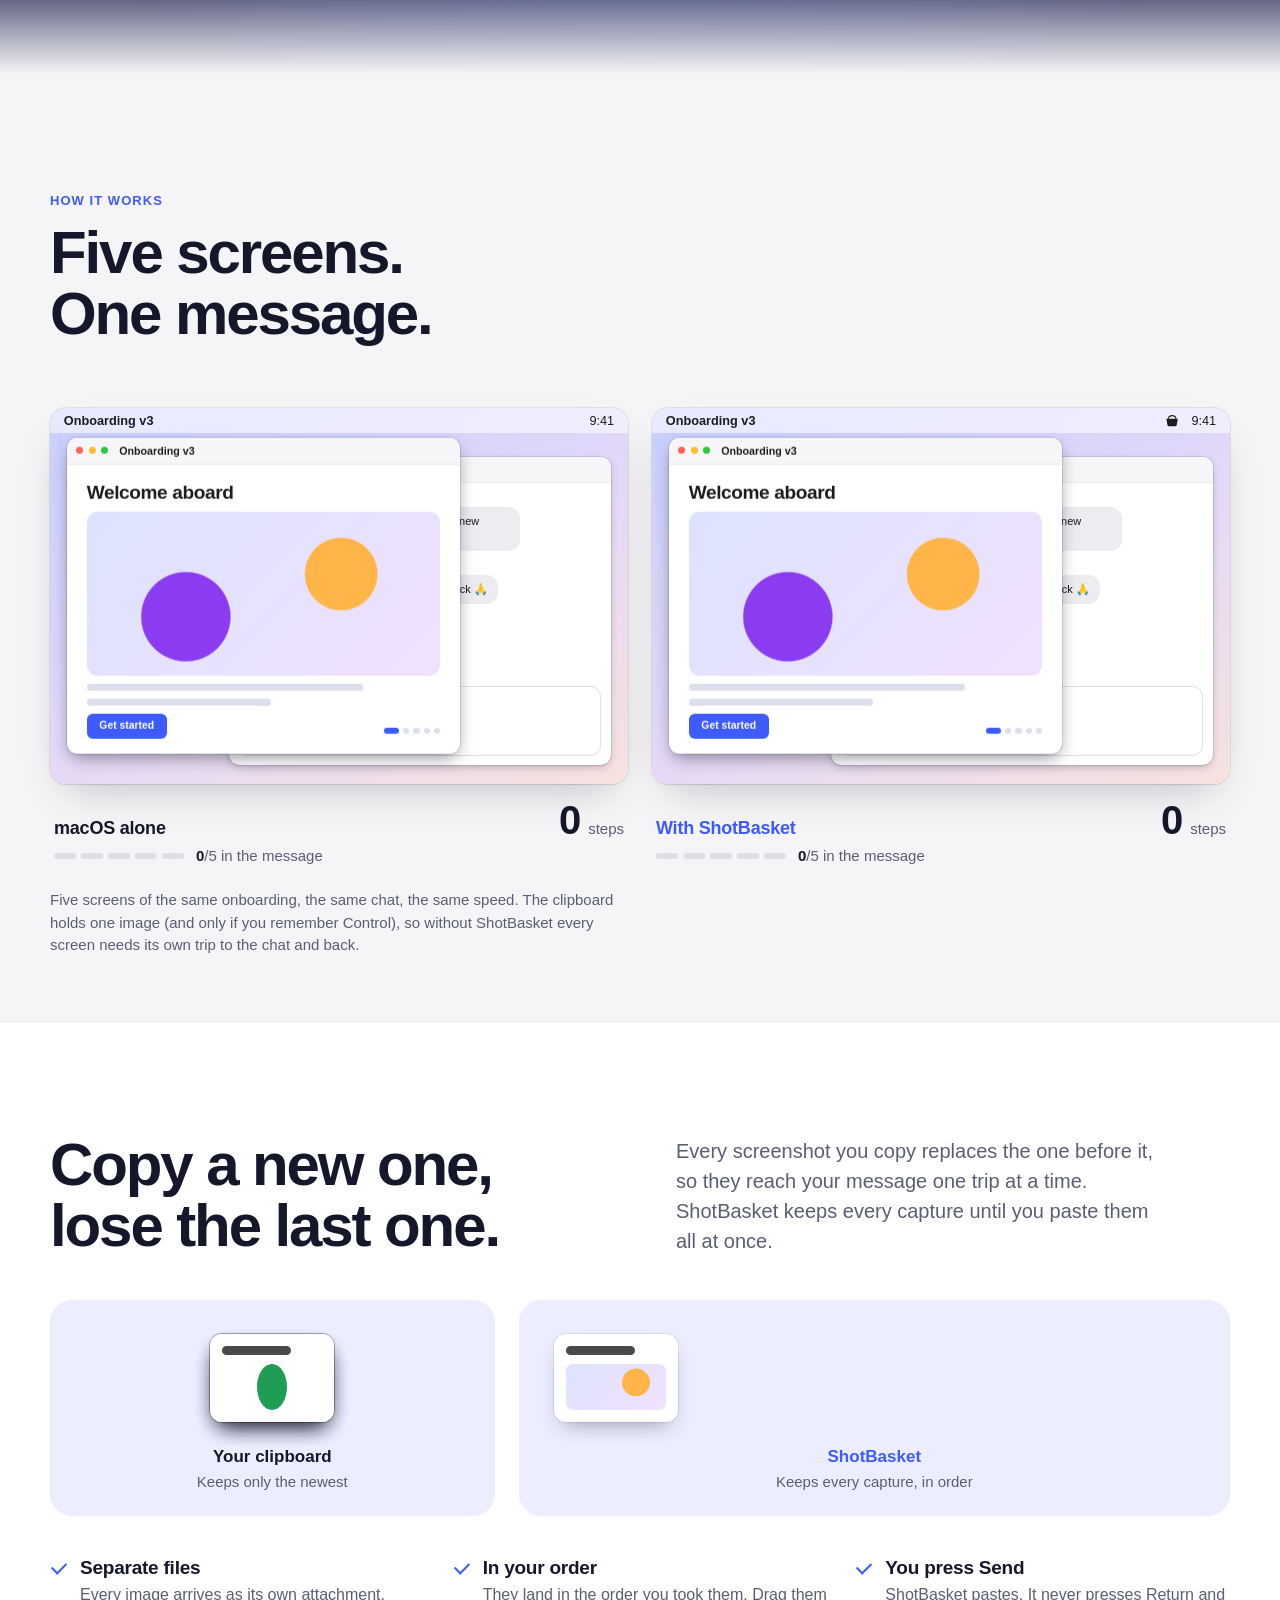
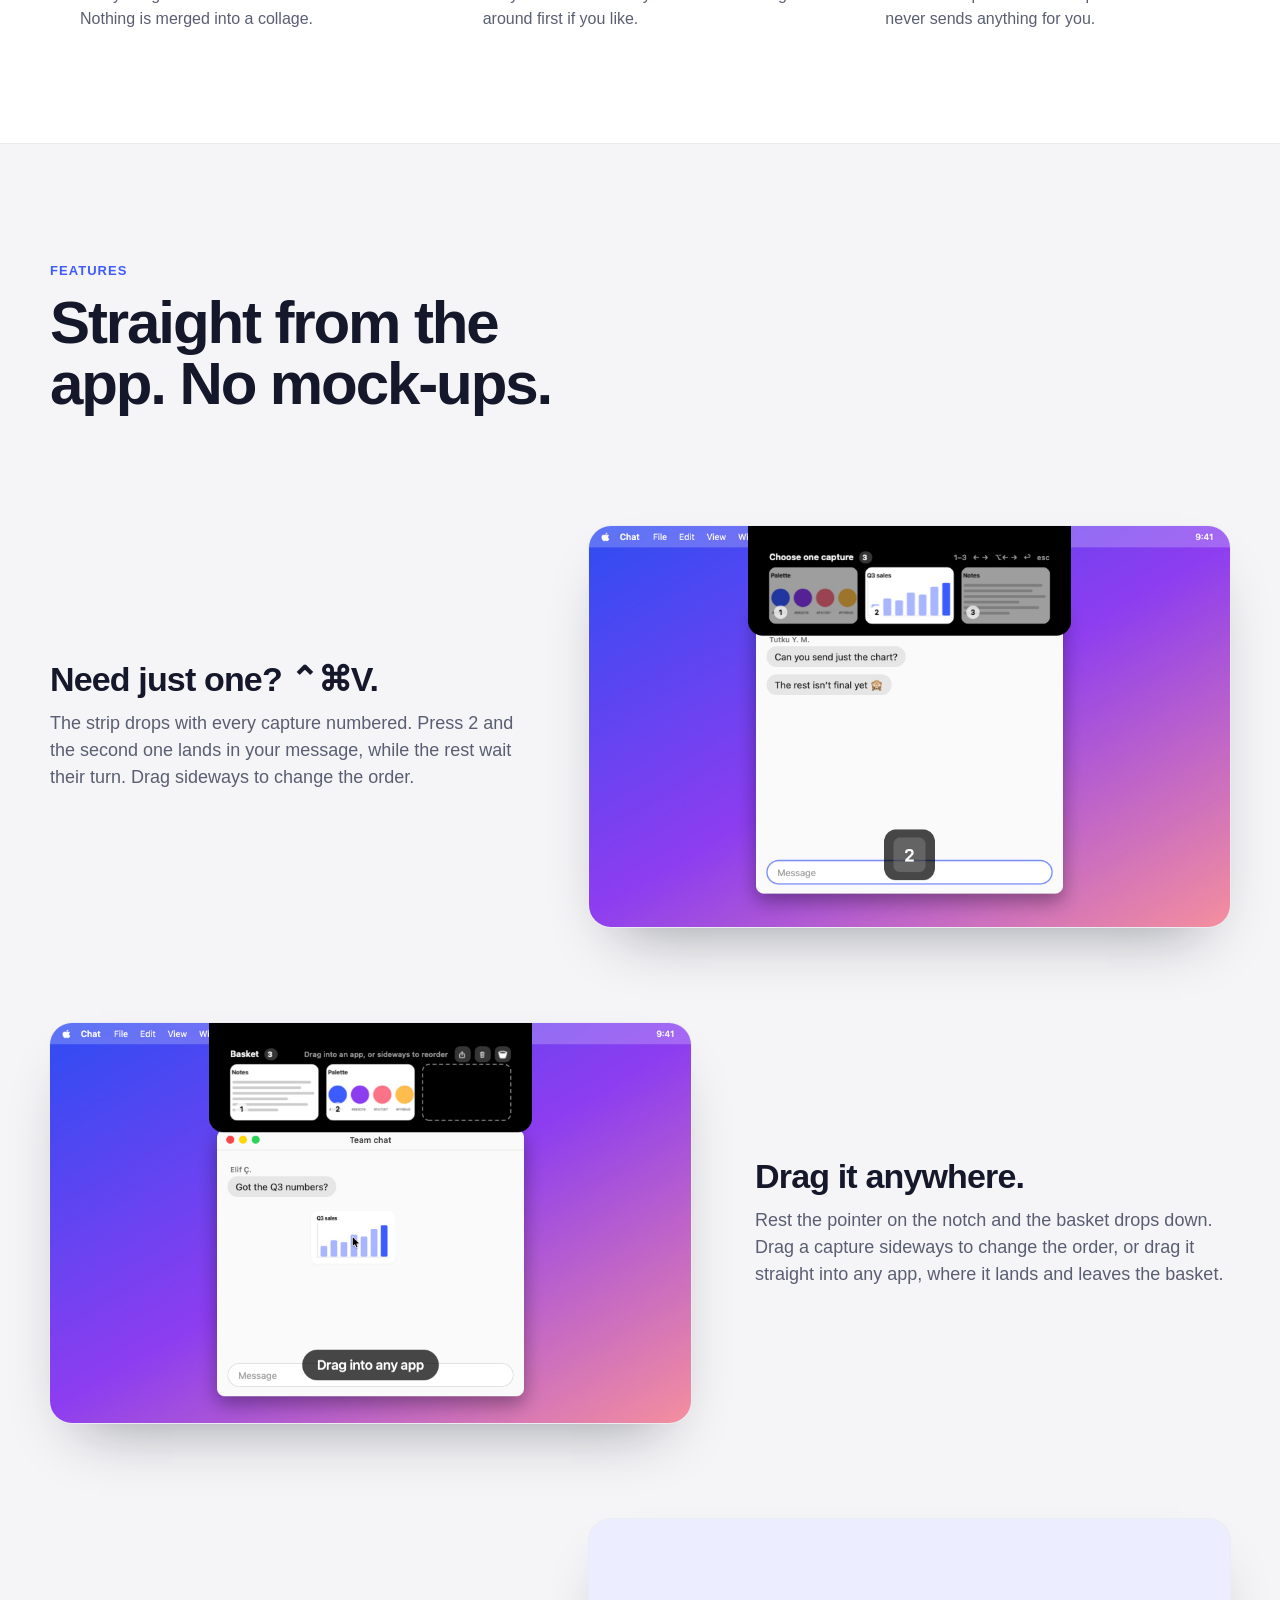
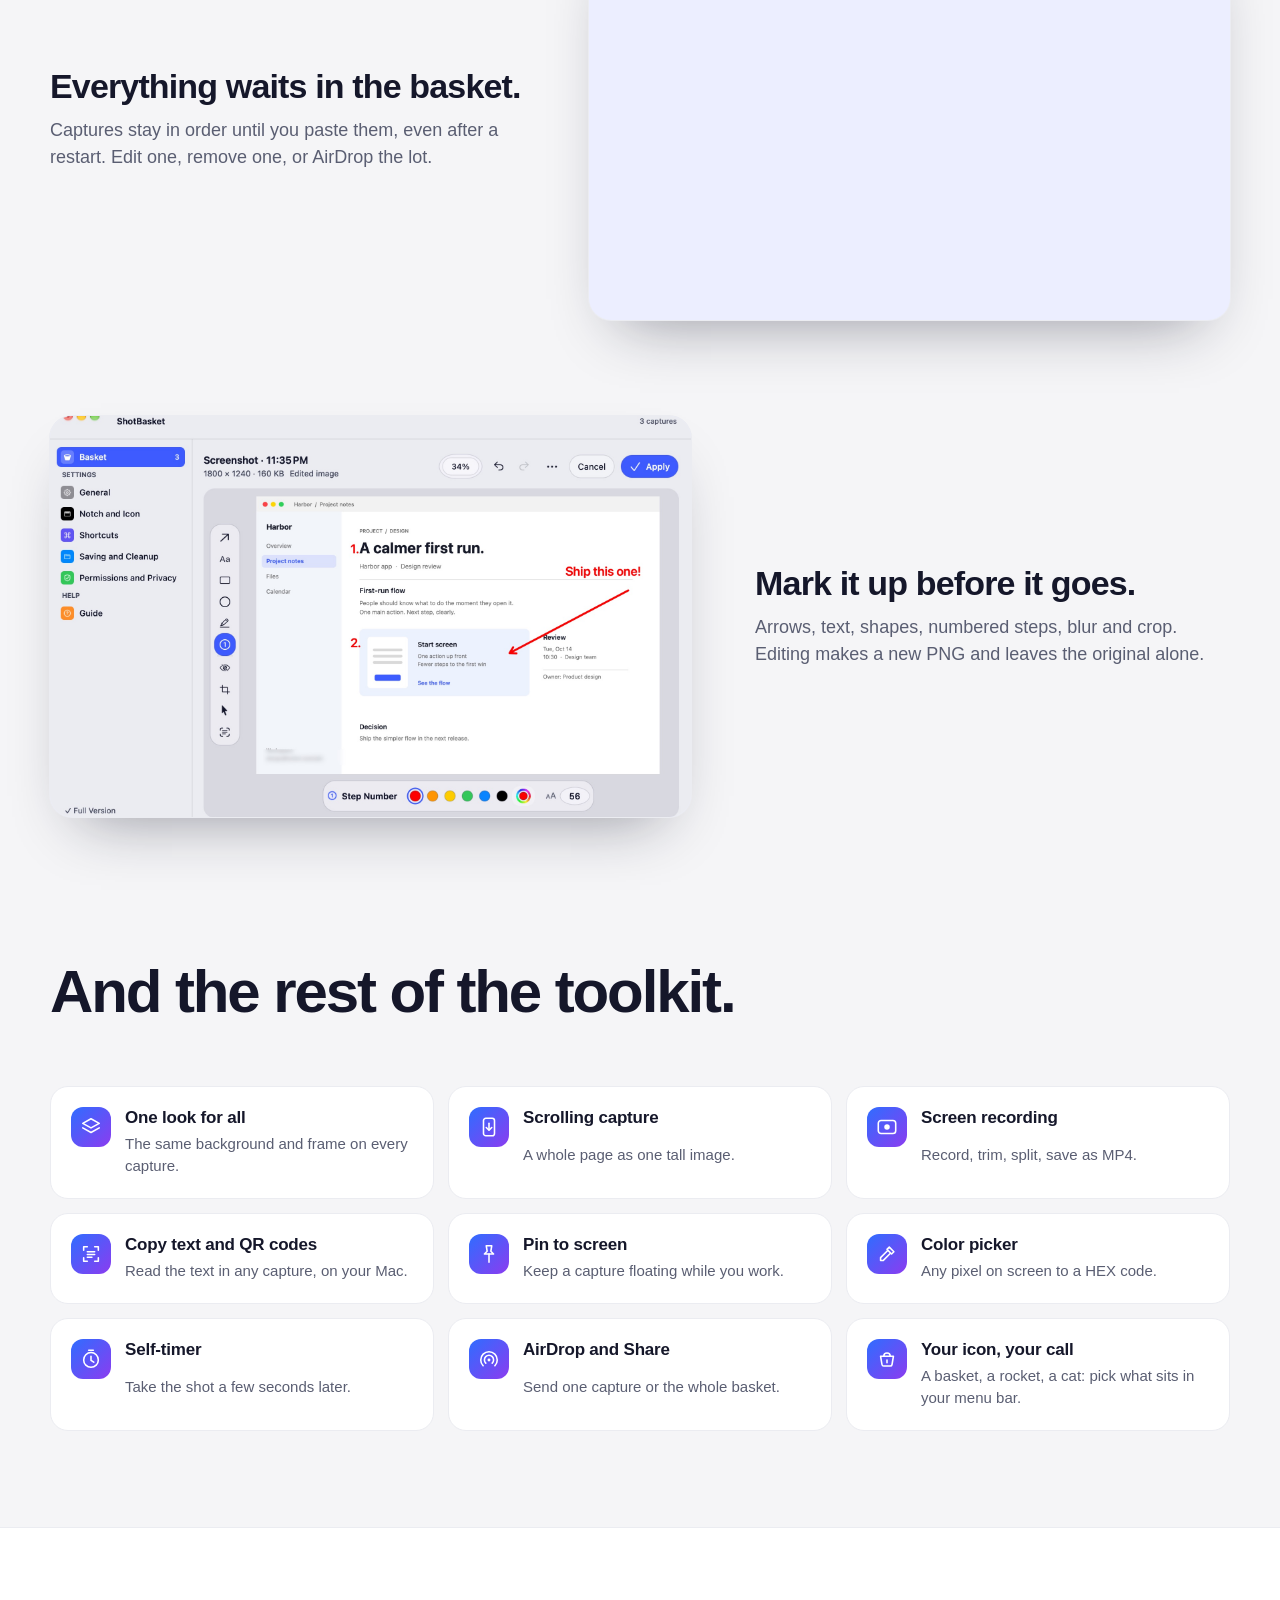
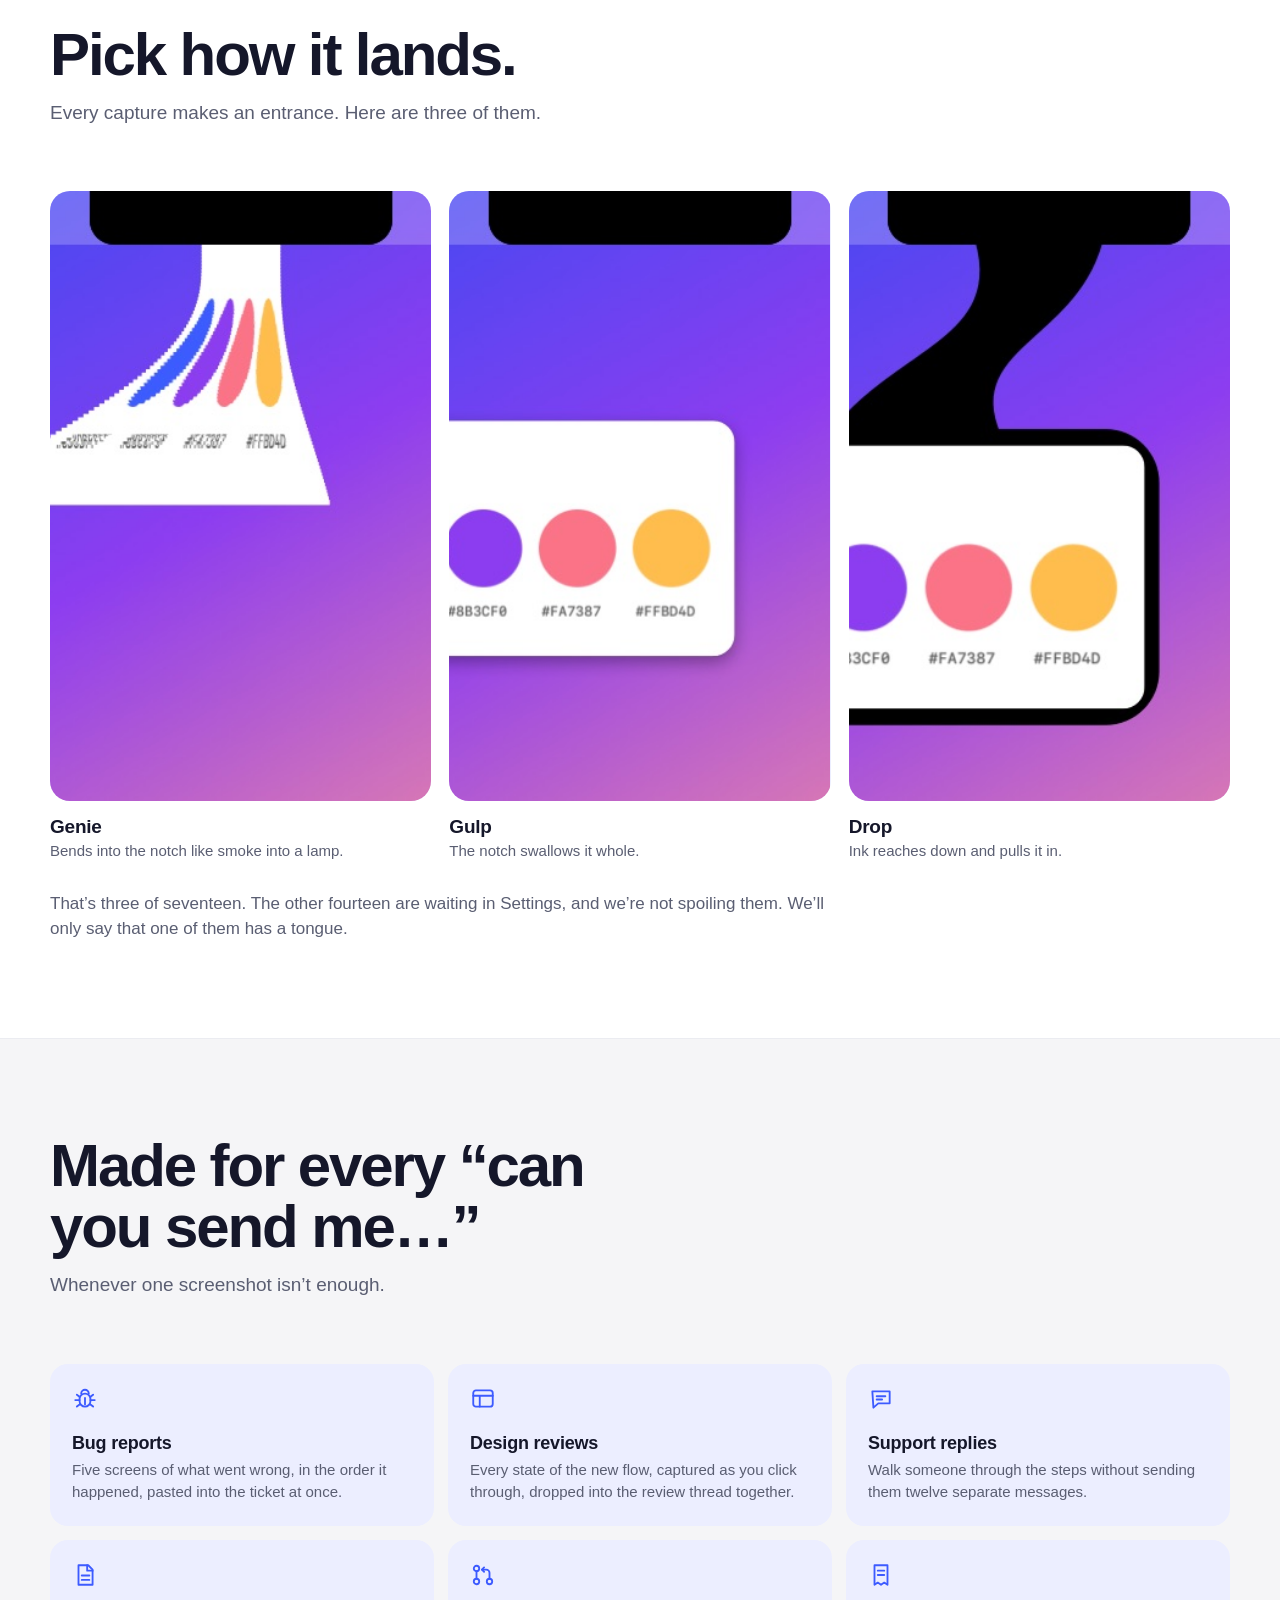
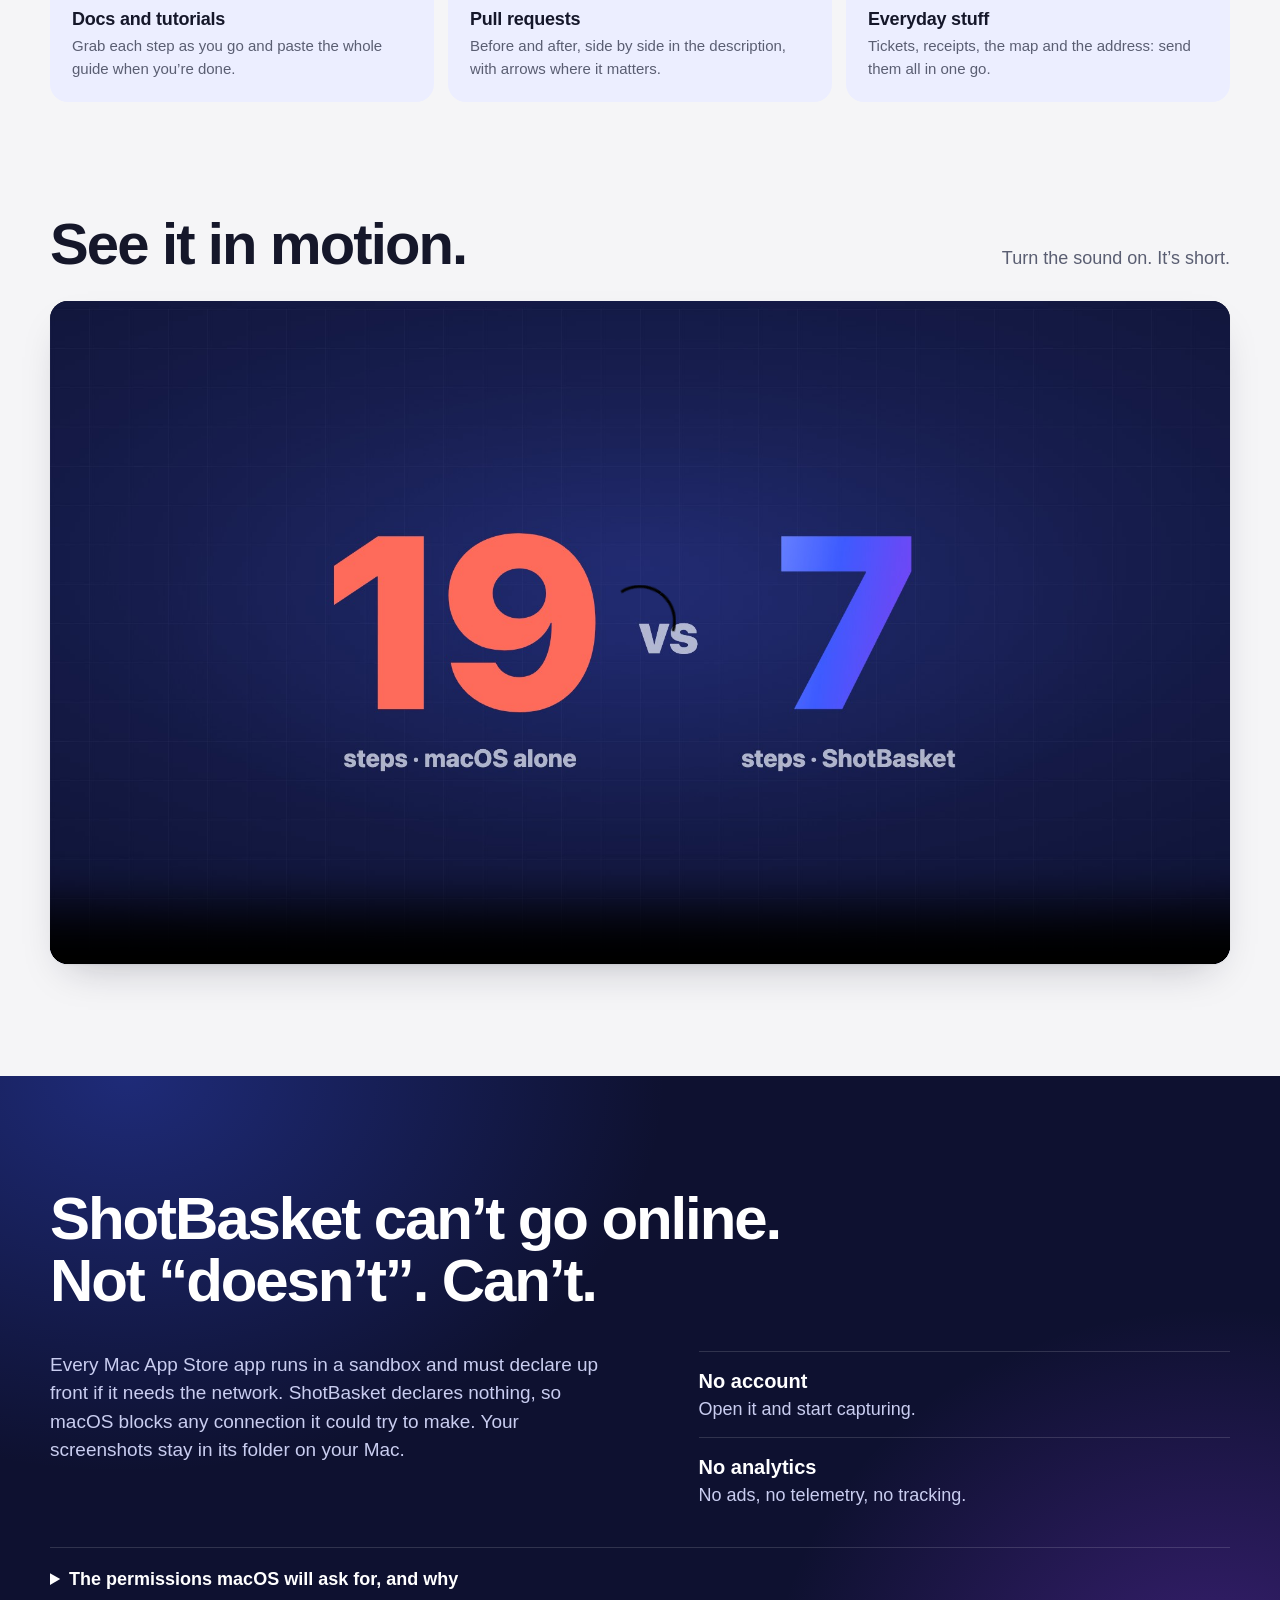
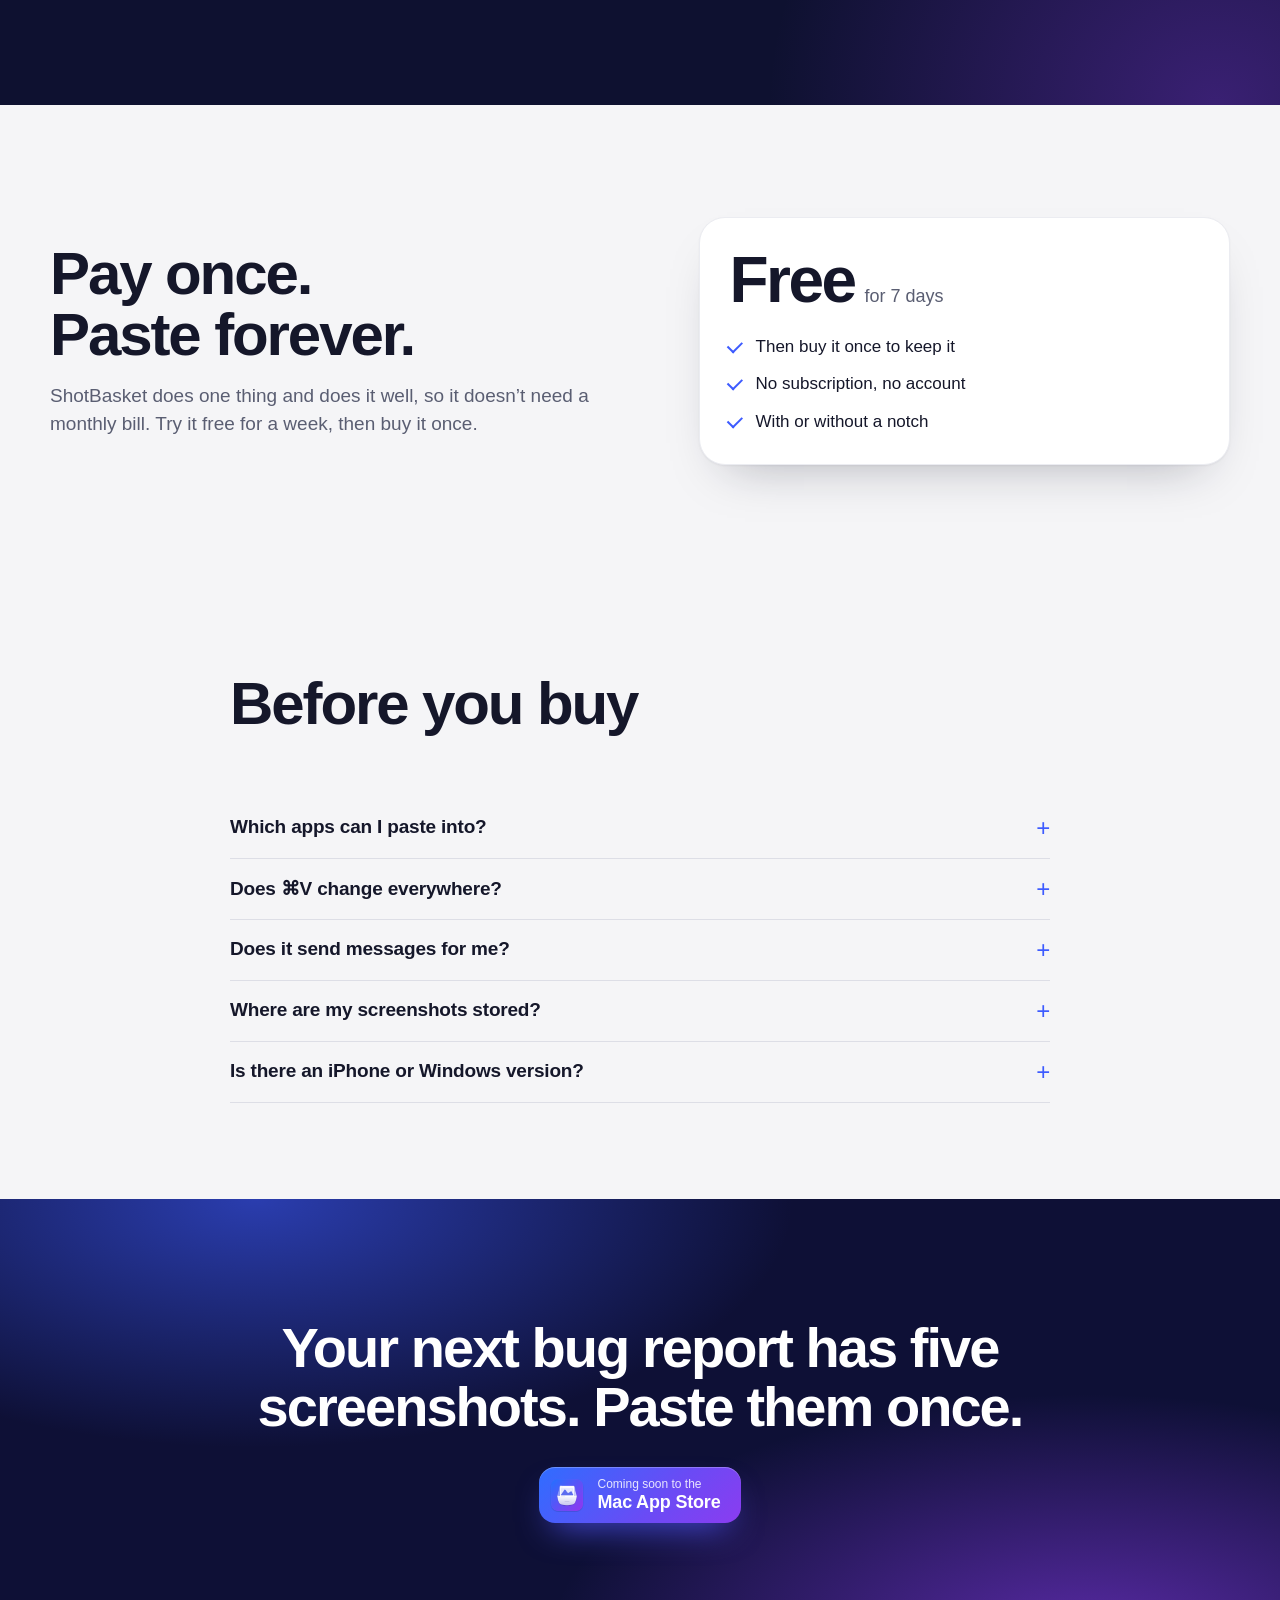
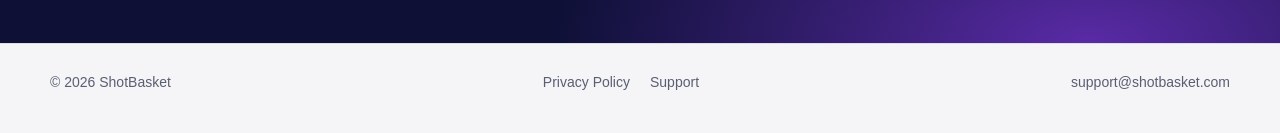
<file: tr/index.html>
<!doctype html>
<html lang="en">
<head>
<meta charset="utf-8">
<title>ShotBasket</title>
<meta name="robots" content="noindex">
<link rel="canonical" href="https://shotbasket.com/">
<meta http-equiv="refresh" content="0; url=/">
</head>
<body><p><a href="/">ShotBasket</a></p></body>
</html>
</file>
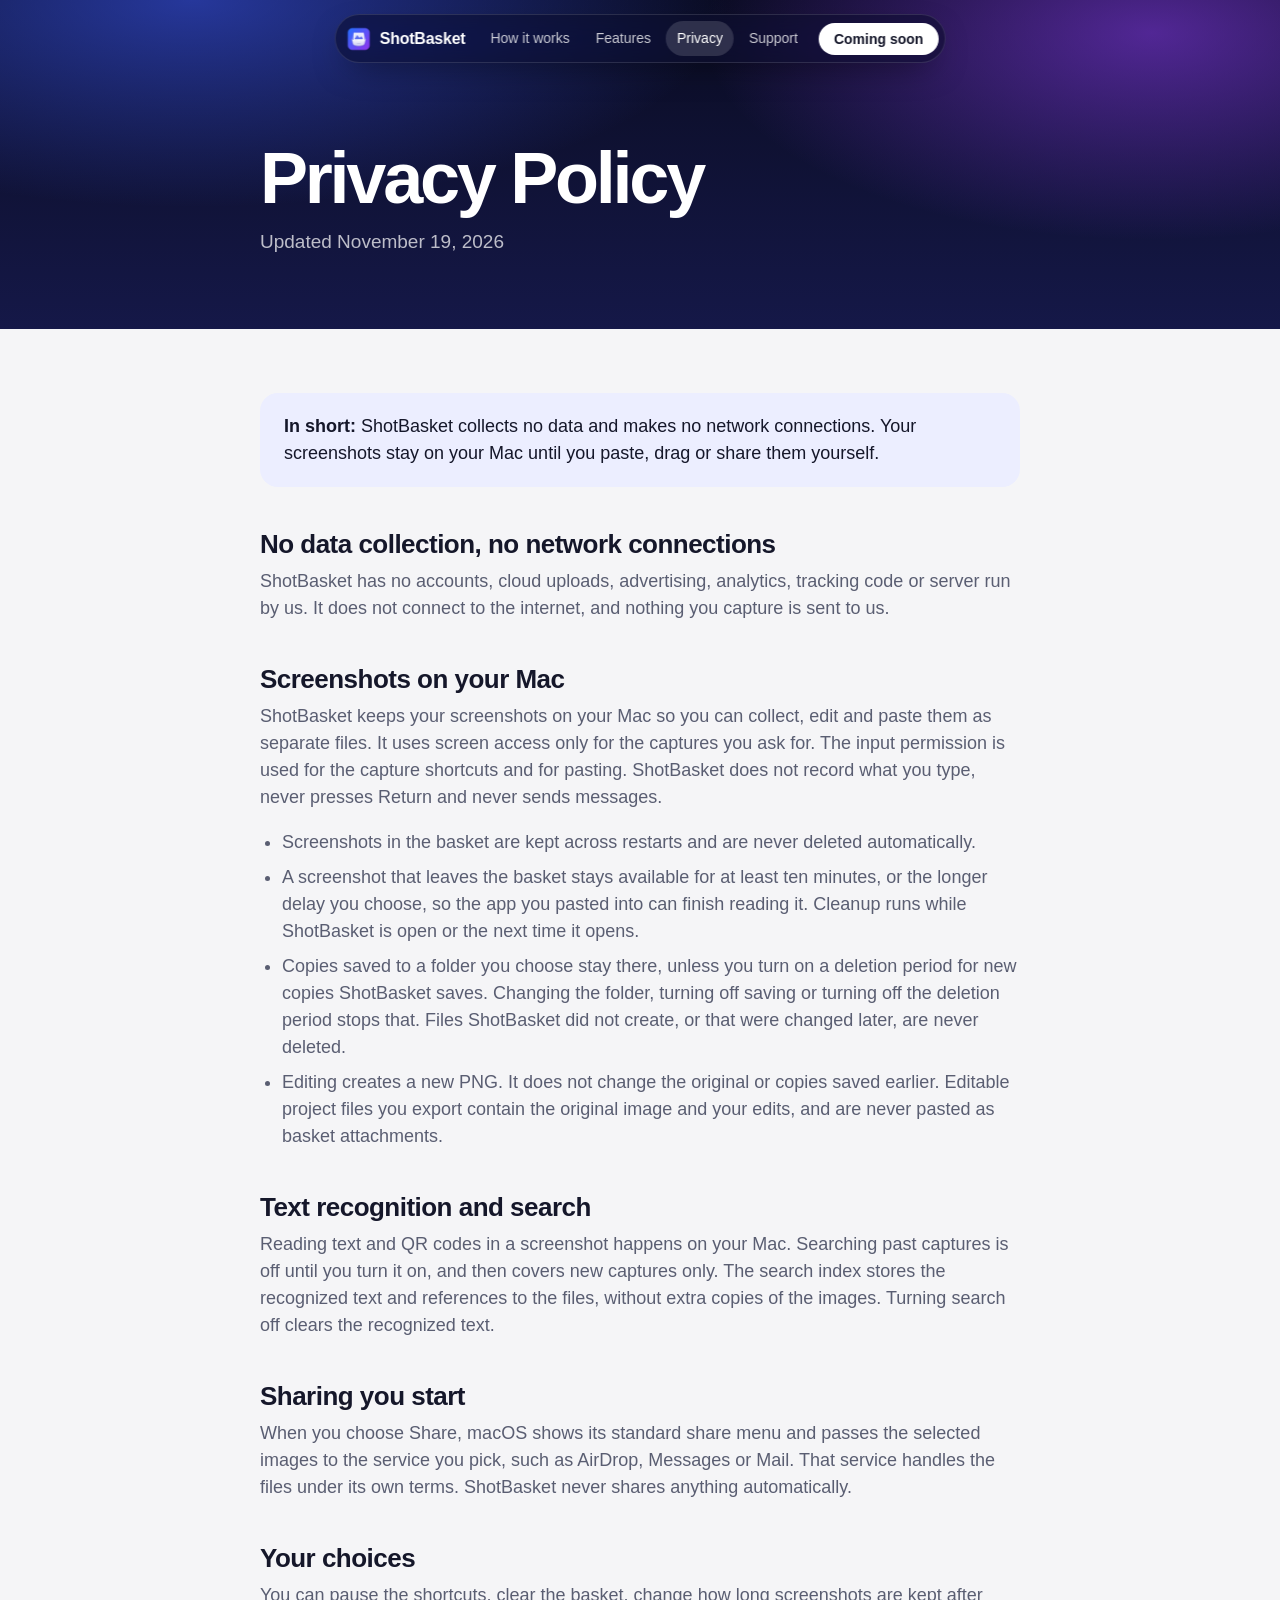
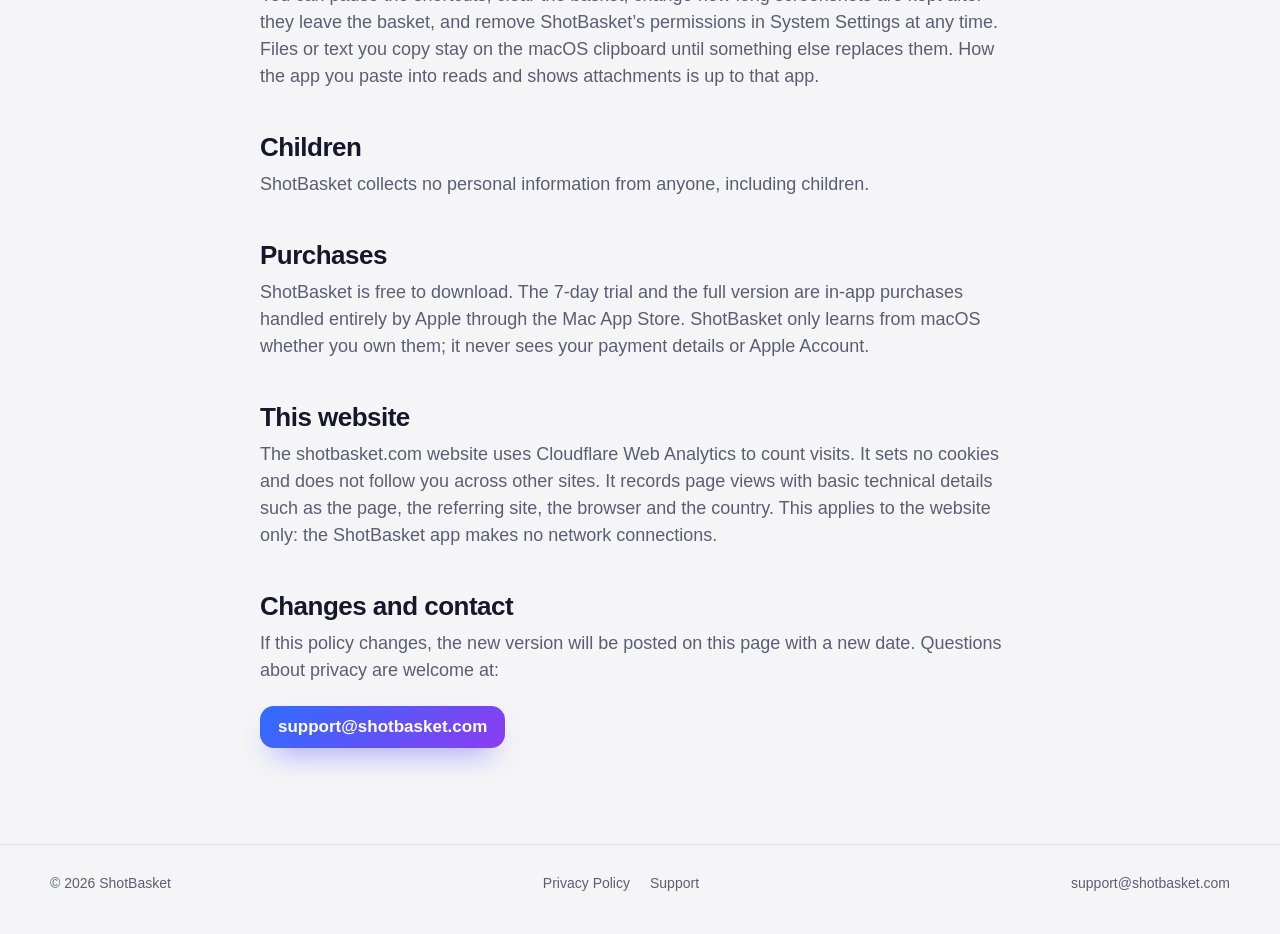
<file: privacy.html>
<!doctype html>
<html lang="en">
<head>
<meta charset="utf-8">
<meta name="viewport" content="width=device-width, initial-scale=1, viewport-fit=cover">
<title>ShotBasket Privacy Policy</title>
<meta name="description" content="ShotBasket collects no data and makes no network connections. Your screenshots stay on your Mac.">
<meta name="theme-color" content="#0A0C22">
<link rel="canonical" href="https://shotbasket.com/privacy.html">
<link rel="icon" href="assets/favicon.png">
<link rel="apple-touch-icon" href="assets/apple-touch-icon.png">
<link rel="stylesheet" href="assets/site.css?v=f4a1b5fc33">
</head>
<body>
<a class="skip" href="#main">Skip to content</a>
<nav class="nav" aria-label="Main"><a class="brand" href="./"><img src="assets/icon-256.png" alt="" width="26" height="26">ShotBasket</a><a class="link" href="./#race">How it works</a><a class="link" href="./#features">Features</a><a class="link" href="privacy.html" aria-current="page">Privacy</a><a class="link" href="support.html">Support</a><a class="try" href="./#price">Coming soon</a></nav>
<main id="main">
<div class="band">
  <div class="wrap head"><h1>Privacy Policy</h1><p>Updated November 19, 2026</p></div>
</div>
<div class="doc"><div class="wrap">
<div class="summary">
      <p><strong>In short:</strong> ShotBasket collects no data and makes no network connections. Your screenshots stay on your Mac until you paste, drag or share them yourself.</p>
    </div>

    <h2>No data collection, no network connections</h2>
    <p>ShotBasket has no accounts, cloud uploads, advertising, analytics, tracking code or server run by us. It does not connect to the internet, and nothing you capture is sent to us.</p>

    <h2>Screenshots on your Mac</h2>
    <p>ShotBasket keeps your screenshots on your Mac so you can collect, edit and paste them as separate files. It uses screen access only for the captures you ask for. The input permission is used for the capture shortcuts and for pasting. ShotBasket does not record what you type, never presses Return and never sends messages.</p>
    <ul>
      <li>Screenshots in the basket are kept across restarts and are never deleted automatically.</li>
      <li>A screenshot that leaves the basket stays available for at least ten minutes, or the longer delay you choose, so the app you pasted into can finish reading it. Cleanup runs while ShotBasket is open or the next time it opens.</li>
      <li>Copies saved to a folder you choose stay there, unless you turn on a deletion period for new copies ShotBasket saves. Changing the folder, turning off saving or turning off the deletion period stops that. Files ShotBasket did not create, or that were changed later, are never deleted.</li>
      <li>Editing creates a new PNG. It does not change the original or copies saved earlier. Editable project files you export contain the original image and your edits, and are never pasted as basket attachments.</li>
    </ul>

    <h2>Text recognition and search</h2>
    <p>Reading text and QR codes in a screenshot happens on your Mac. Searching past captures is off until you turn it on, and then covers new captures only. The search index stores the recognized text and references to the files, without extra copies of the images. Turning search off clears the recognized text.</p>

    <h2>Sharing you start</h2>
    <p>When you choose Share, macOS shows its standard share menu and passes the selected images to the service you pick, such as AirDrop, Messages or Mail. That service handles the files under its own terms. ShotBasket never shares anything automatically.</p>

    <h2>Your choices</h2>
    <p>You can pause the shortcuts, clear the basket, change how long screenshots are kept after they leave the basket, and remove ShotBasket’s permissions in System Settings at any time. Files or text you copy stay on the macOS clipboard until something else replaces them. How the app you paste into reads and shows attachments is up to that app.</p>

    <h2>Children</h2>
    <p>ShotBasket collects no personal information from anyone, including children.</p>

    <h2>Purchases</h2>
    <p>ShotBasket is free to download. The 7-day trial and the full version are in-app purchases handled entirely by Apple through the Mac App Store. ShotBasket only learns from macOS whether you own them; it never sees your payment details or Apple Account.</p>

    <h2>This website</h2>
    <p>The shotbasket.com website uses Cloudflare Web Analytics to count visits. It sets no cookies and does not follow you across other sites. It records page views with basic technical details such as the page, the referring site, the browser and the country. This applies to the website only: the ShotBasket app makes no network connections.</p>

    <h2>Changes and contact</h2>
    <p>If this policy changes, the new version will be posted on this page with a new date. Questions about privacy are welcome at:</p>
    <a class="mailbtn" href="mailto:support@shotbasket.com">support@shotbasket.com</a>
</div></div>
</main>

<footer class="foot">
  <div class="wrap">
    <span>© 2026 ShotBasket</span>
    <nav aria-label="Footer"><a href="privacy.html">Privacy Policy</a><a href="support.html">Support</a></nav>
    <a href="mailto:support@shotbasket.com">support@shotbasket.com</a>
  </div>
</footer>
<!-- Cloudflare Web Analytics: cookieless visit counts for shotbasket.com only (the app makes no network connections). --><script type='module' src='https://static.cloudflareinsights.com/beacon.min.js' data-cf-beacon='{"token": "ce210151caec4ec6bde73e7bf7ab0411"}'></script>
</body>
</html>
</file>
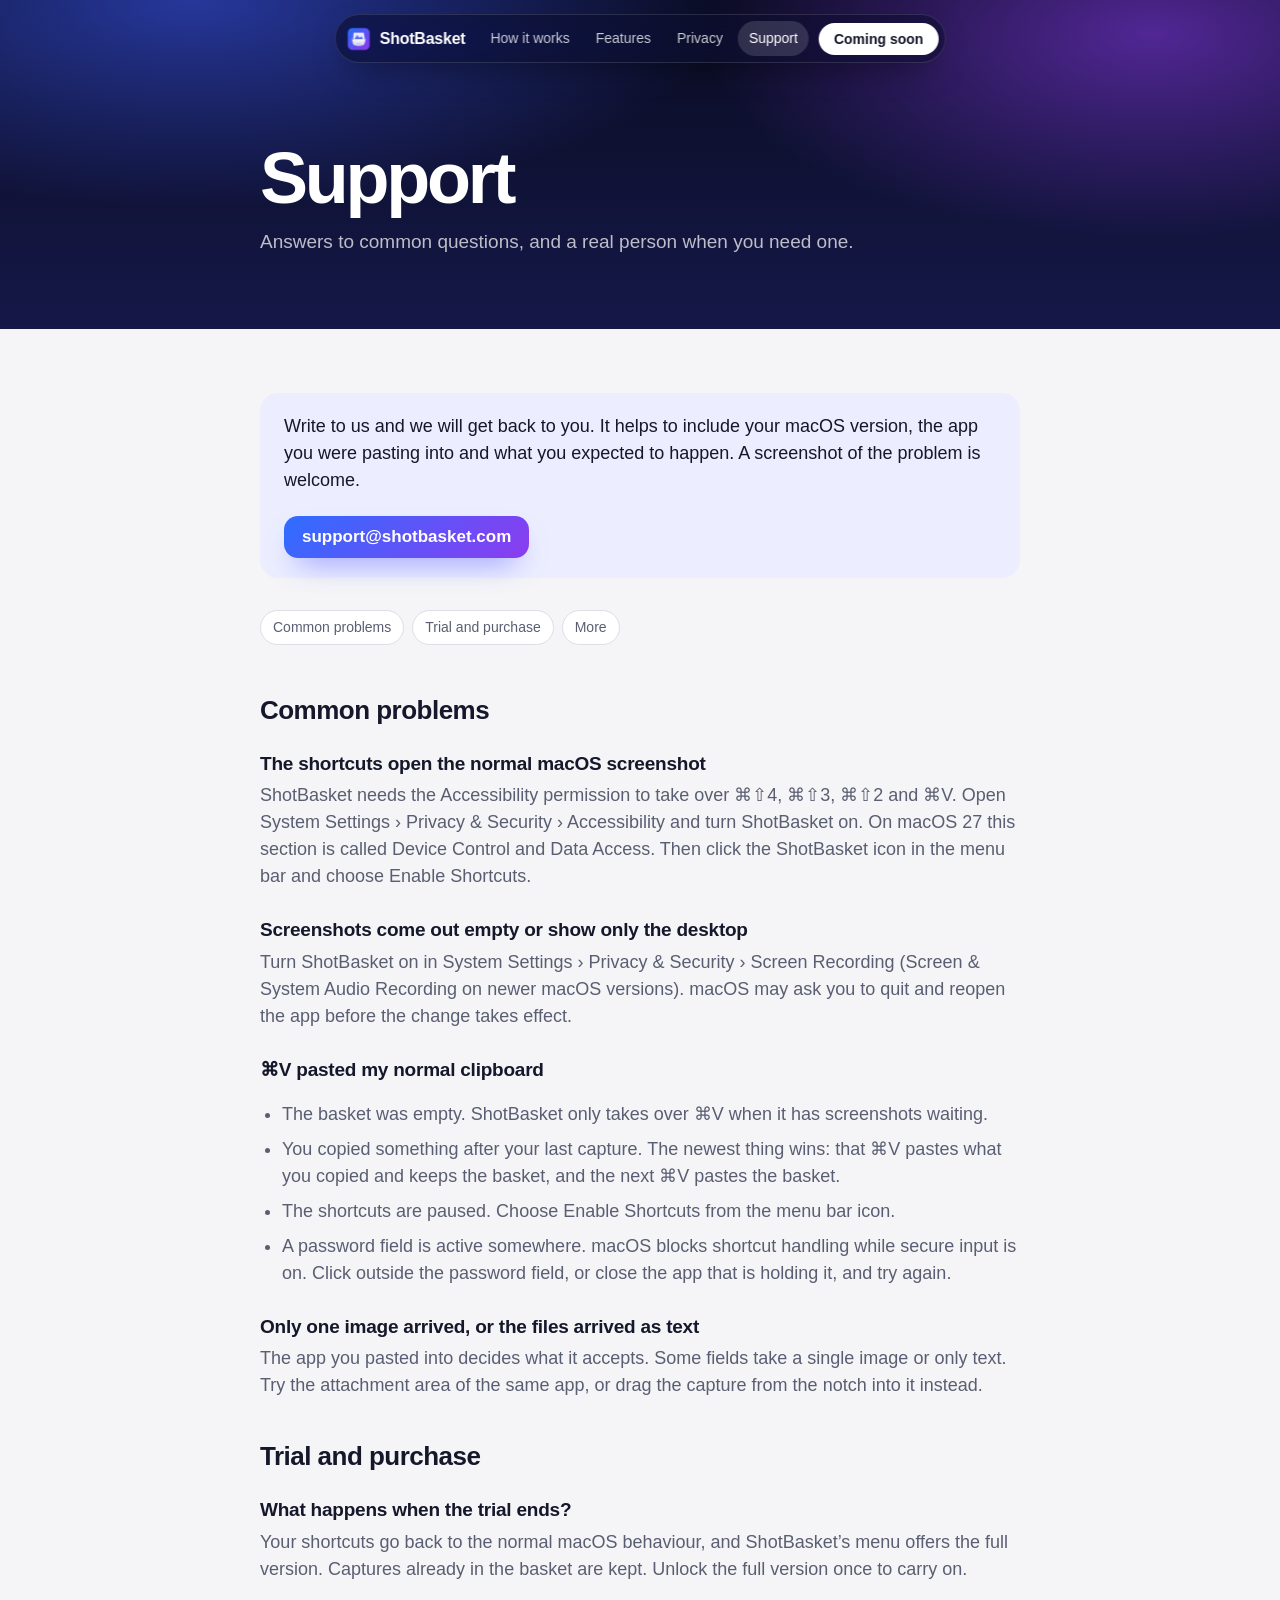
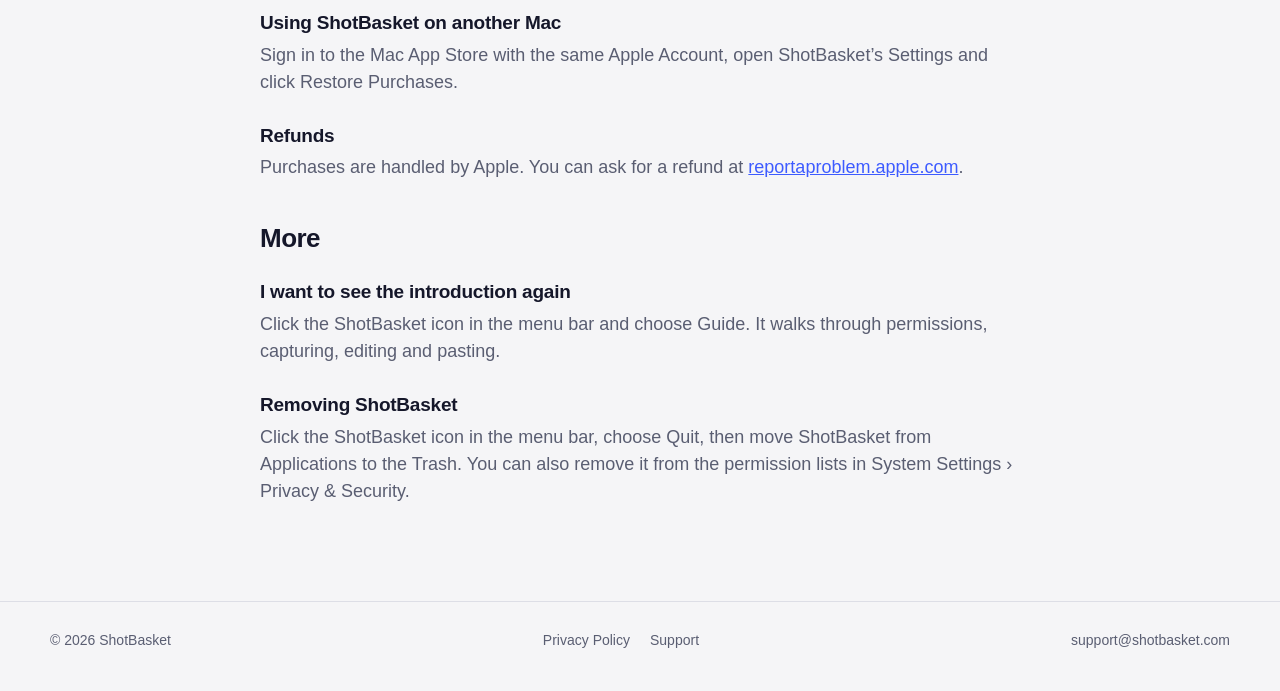
<file: support.html>
<!doctype html>
<html lang="en">
<head>
<meta charset="utf-8">
<meta name="viewport" content="width=device-width, initial-scale=1, viewport-fit=cover">
<title>ShotBasket Support</title>
<meta name="description" content="Help with ShotBasket for Mac: permissions, shortcuts, pasting, the trial and purchases, and contact.">
<meta name="theme-color" content="#0A0C22">
<link rel="canonical" href="https://shotbasket.com/support.html">
<link rel="icon" href="assets/favicon.png">
<link rel="apple-touch-icon" href="assets/apple-touch-icon.png">
<link rel="stylesheet" href="assets/site.css?v=f4a1b5fc33">
</head>
<body>
<a class="skip" href="#main">Skip to content</a>
<nav class="nav" aria-label="Main"><a class="brand" href="./"><img src="assets/icon-256.png" alt="" width="26" height="26">ShotBasket</a><a class="link" href="./#race">How it works</a><a class="link" href="./#features">Features</a><a class="link" href="privacy.html">Privacy</a><a class="link" href="support.html" aria-current="page">Support</a><a class="try" href="./#price">Coming soon</a></nav>
<main id="main">
<div class="band">
  <div class="wrap head"><h1>Support</h1><p>Answers to common questions, and a real person when you need one.</p></div>
</div>
<div class="doc"><div class="wrap">
<div class="summary"><p>Write to us and we will get back to you. It helps to include your macOS version, the app you were pasting into and what you expected to happen. A screenshot of the problem is welcome.</p>
<a class="mailbtn" href="mailto:support@shotbasket.com">support@shotbasket.com</a></div>
<ul class="toc" style="margin-top:24px"><li><a href="#problems">Common problems</a></li><li><a href="#purchase">Trial and purchase</a></li><li><a href="#more">More</a></li></ul>
<h2 id="problems">Common problems</h2>

    <h3>The shortcuts open the normal macOS screenshot</h3>
    <p>ShotBasket needs the Accessibility permission to take over ⌘⇧4, ⌘⇧3, ⌘⇧2 and ⌘V. Open System Settings › Privacy &amp; Security › Accessibility and turn ShotBasket on. On macOS 27 this section is called Device Control and Data Access. Then click the ShotBasket icon in the menu bar and choose Enable Shortcuts.</p>

    <h3>Screenshots come out empty or show only the desktop</h3>
    <p>Turn ShotBasket on in System Settings › Privacy &amp; Security › Screen Recording (Screen &amp; System Audio Recording on newer macOS versions). macOS may ask you to quit and reopen the app before the change takes effect.</p>

    <h3>⌘V pasted my normal clipboard</h3>
    <ul>
      <li>The basket was empty. ShotBasket only takes over ⌘V when it has screenshots waiting.</li>
      <li>You copied something after your last capture. The newest thing wins: that ⌘V pastes what you copied and keeps the basket, and the next ⌘V pastes the basket.</li>
      <li>The shortcuts are paused. Choose Enable Shortcuts from the menu bar icon.</li>
      <li>A password field is active somewhere. macOS blocks shortcut handling while secure input is on. Click outside the password field, or close the app that is holding it, and try again.</li>
    </ul>

    <h3>Only one image arrived, or the files arrived as text</h3>
    <p>The app you pasted into decides what it accepts. Some fields take a single image or only text. Try the attachment area of the same app, or drag the capture from the notch into it instead.</p>

    <h2 id="purchase">Trial and purchase</h2>

    <h3>What happens when the trial ends?</h3>
    <p>Your shortcuts go back to the normal macOS behaviour, and ShotBasket’s menu offers the full version. Captures already in the basket are kept. Unlock the full version once to carry on.</p>

    <h3>Using ShotBasket on another Mac</h3>
    <p>Sign in to the Mac App Store with the same Apple Account, open ShotBasket’s Settings and click Restore Purchases.</p>

    <h3>Refunds</h3>
    <p>Purchases are handled by Apple. You can ask for a refund at <a href="https://reportaproblem.apple.com">reportaproblem.apple.com</a>.</p>

    <h2 id="more">More</h2>

    <h3>I want to see the introduction again</h3>
    <p>Click the ShotBasket icon in the menu bar and choose Guide. It walks through permissions, capturing, editing and pasting.</p>

    <h3>Removing ShotBasket</h3>
    <p>Click the ShotBasket icon in the menu bar, choose Quit, then move ShotBasket from Applications to the Trash. You can also remove it from the permission lists in System Settings › Privacy &amp; Security.</p>
</div></div>
</main>

<footer class="foot">
  <div class="wrap">
    <span>© 2026 ShotBasket</span>
    <nav aria-label="Footer"><a href="privacy.html">Privacy Policy</a><a href="support.html">Support</a></nav>
    <a href="mailto:support@shotbasket.com">support@shotbasket.com</a>
  </div>
</footer>
<!-- Cloudflare Web Analytics: cookieless visit counts for shotbasket.com only (the app makes no network connections). --><script type='module' src='https://static.cloudflareinsights.com/beacon.min.js' data-cf-beacon='{"token": "ce210151caec4ec6bde73e7bf7ab0411"}'></script>
</body>
</html>
</file>
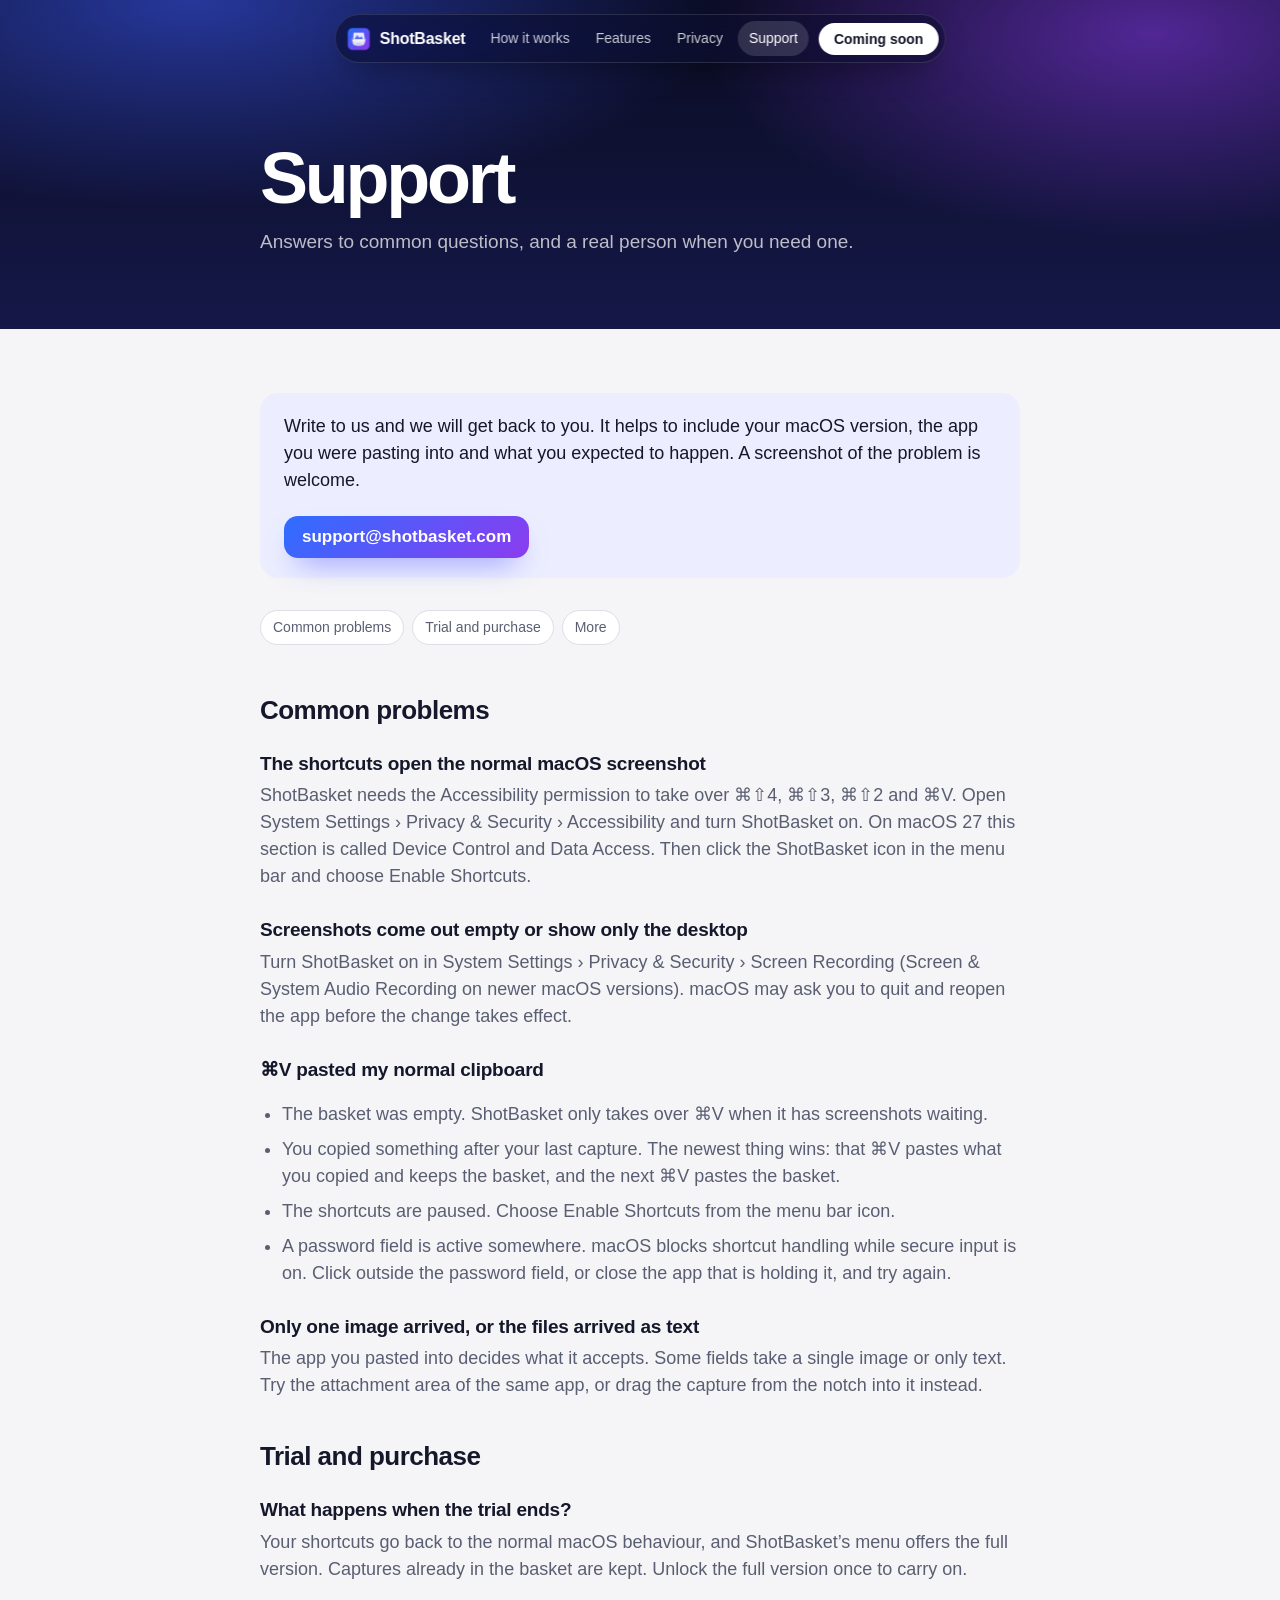
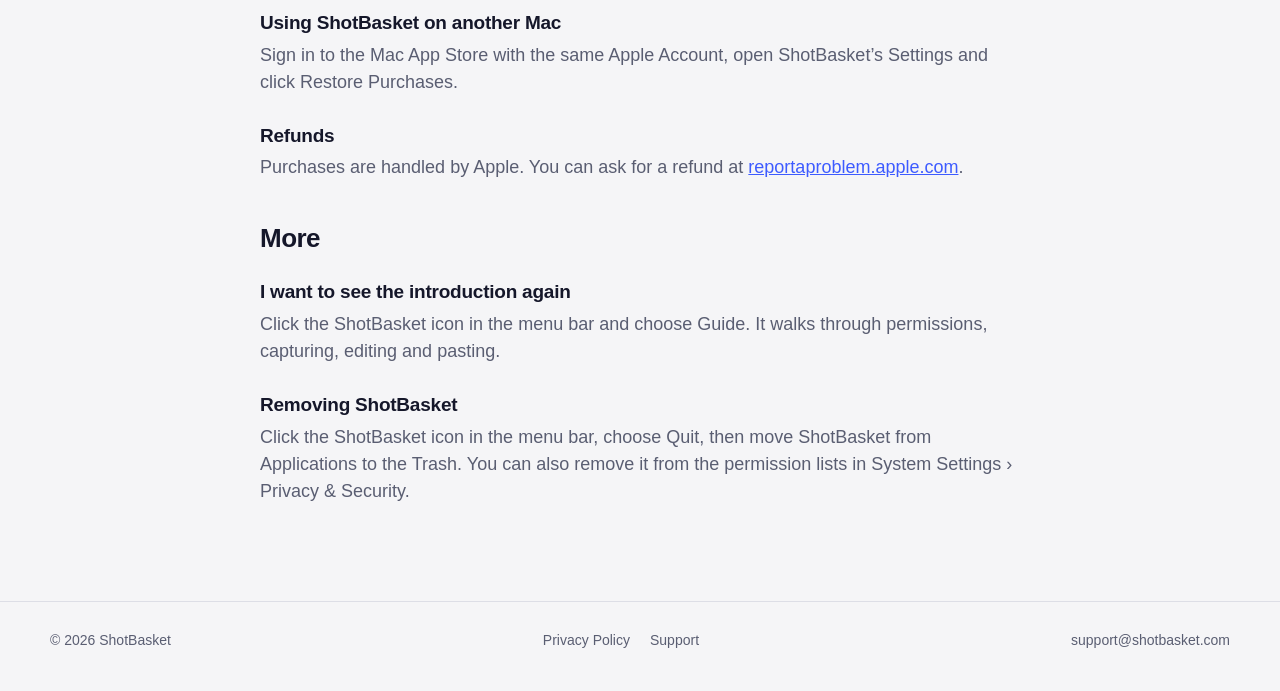
<file: tr/destek.html>
<!doctype html>
<html lang="en">
<head>
<meta charset="utf-8">
<title>ShotBasket</title>
<meta name="robots" content="noindex">
<link rel="canonical" href="https://shotbasket.com/support.html">
<meta http-equiv="refresh" content="0; url=/support.html">
</head>
<body><p><a href="/support.html">ShotBasket</a></p></body>
</html>
</file>
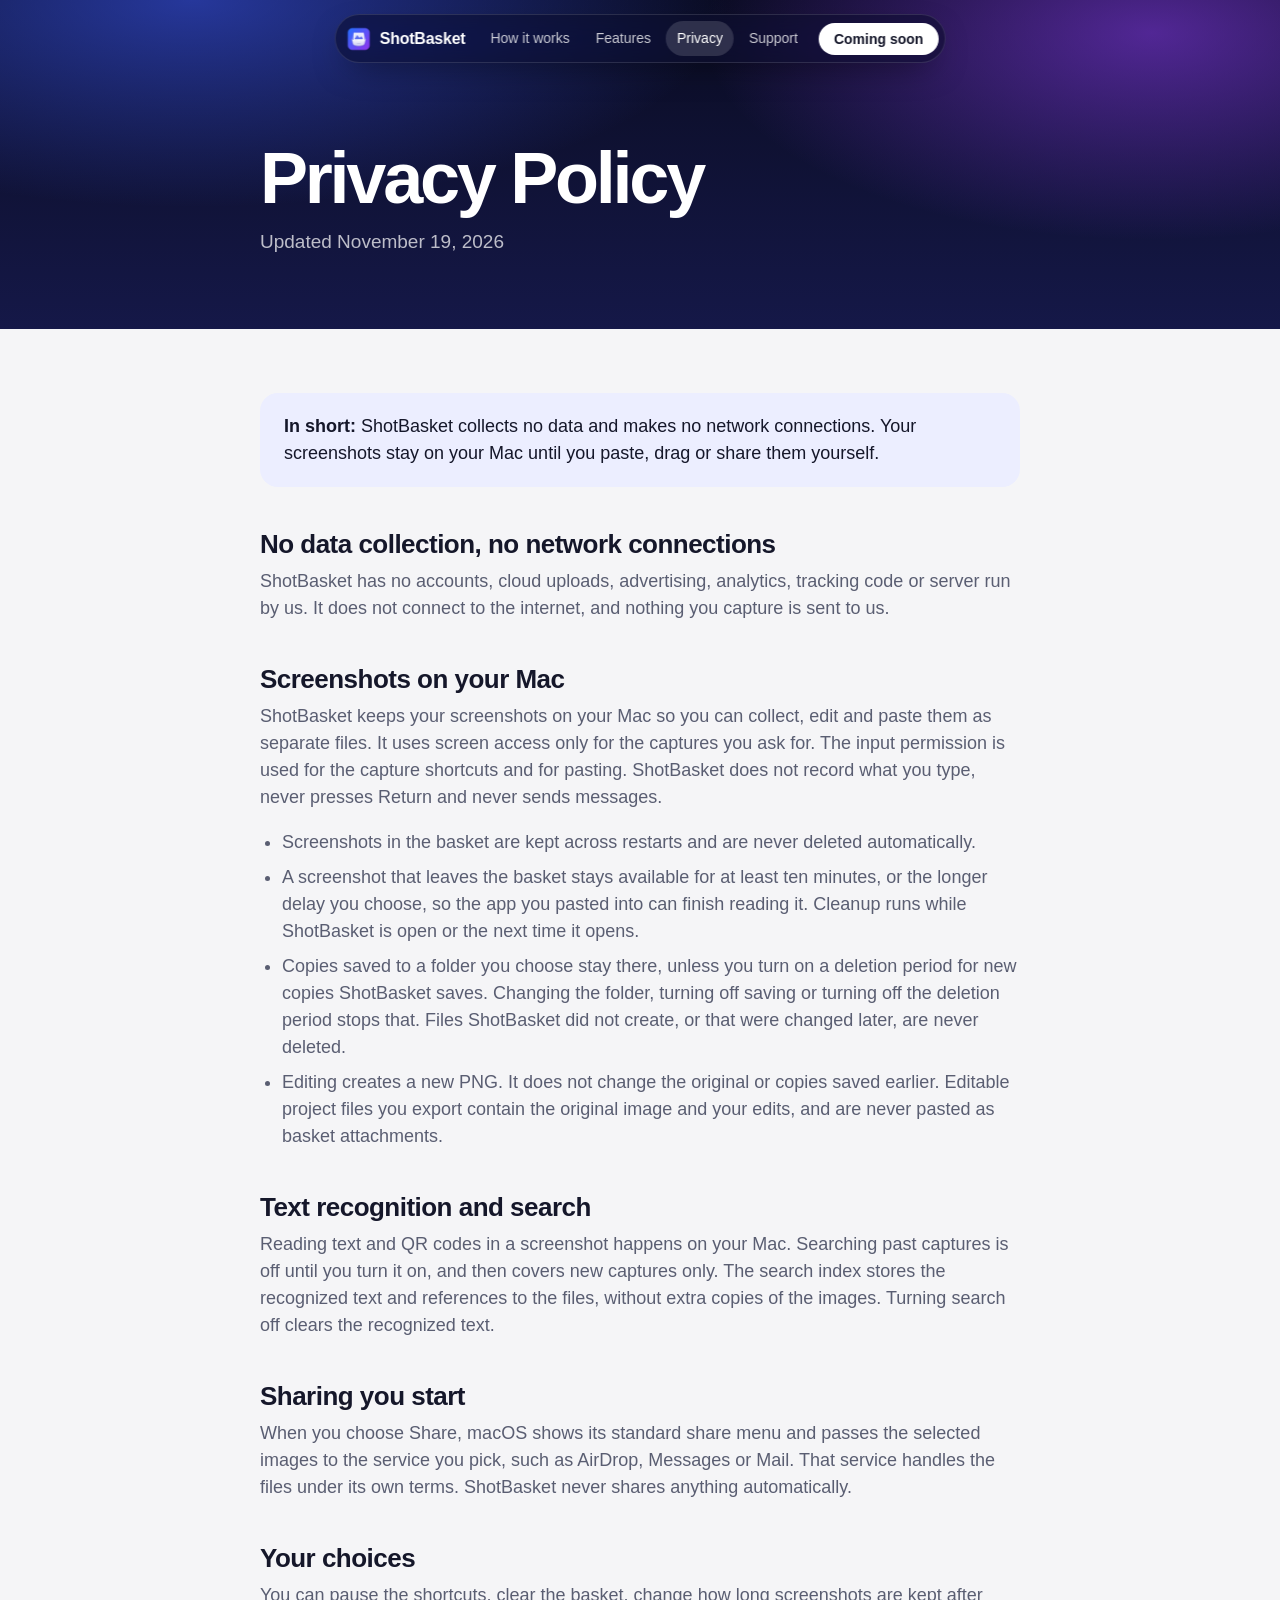
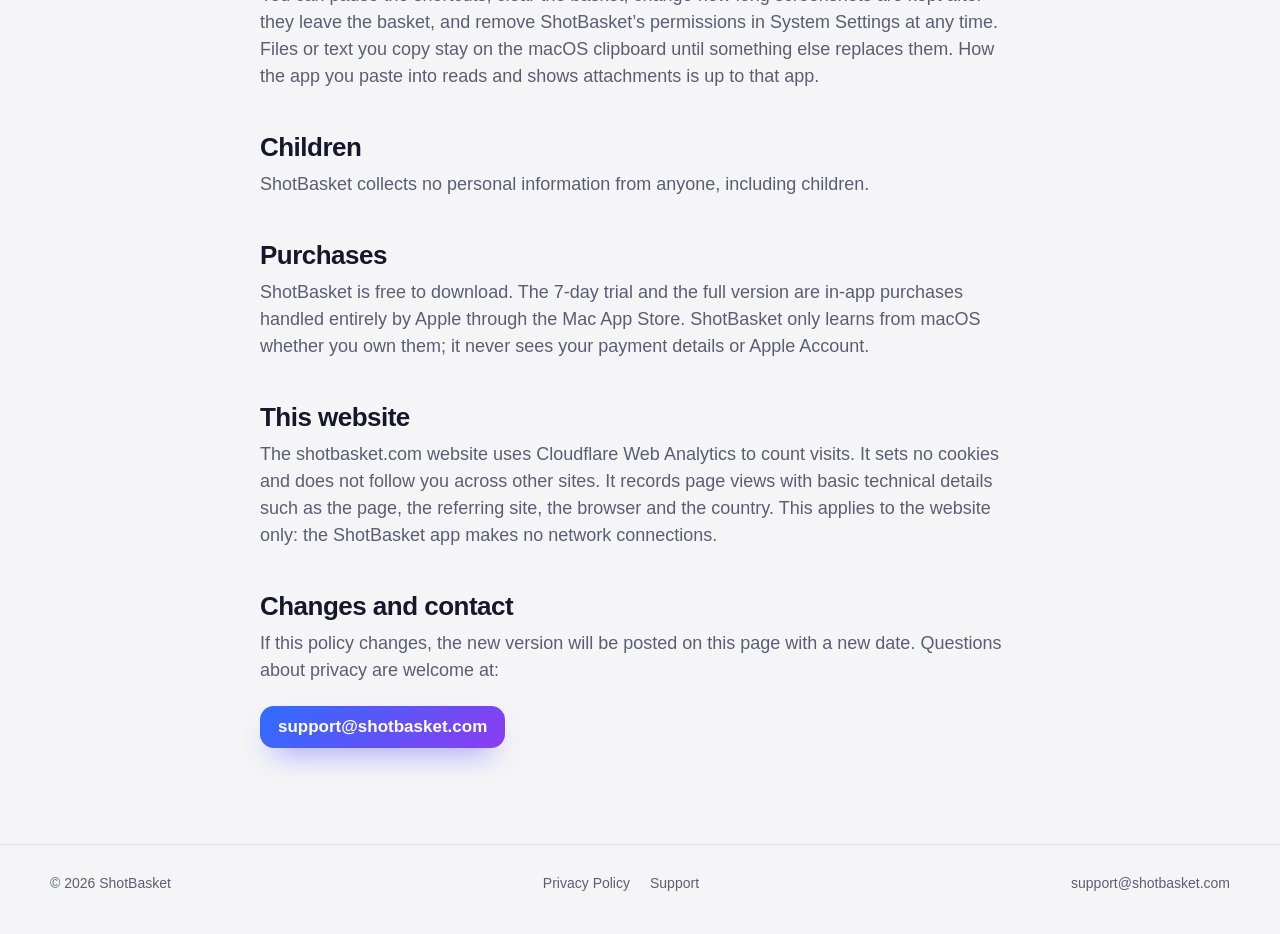
<file: tr/gizlilik.html>
<!doctype html>
<html lang="en">
<head>
<meta charset="utf-8">
<title>ShotBasket</title>
<meta name="robots" content="noindex">
<link rel="canonical" href="https://shotbasket.com/privacy.html">
<meta http-equiv="refresh" content="0; url=/privacy.html">
</head>
<body><p><a href="/privacy.html">ShotBasket</a></p></body>
</html>
</file>
<file: assets/site.css>
/* ShotBasket site (2026-11-21 redesign): a night-sky hero in the brand colours, real clips from the app, quiet light sections. The race lives in race.css. */
:root {
  --paper: #F5F5F7; --white: #FFFFFF; --line: #DDDEE6; --line-2: #EBECF1;
  --ink: #15172A; --ink-2: #5A5E72; --indigo: #3D5BFF; --indigo-2: #2B45E0; --violet: #8B3CF0; --tint: #ECEEFF;
  --night: #0E1130; --night-ink: #C9CDF0; --coral: #E5483B; --green-ok: #1F9D55;
  --shadow: 0 1px 2px rgba(21,23,42,.06), 0 18px 40px -18px rgba(21,23,42,.28);
  --font: -apple-system, BlinkMacSystemFont, "SF Pro Text", "Segoe UI", Roboto, "Helvetica Neue", Arial, sans-serif;
  --display: -apple-system, BlinkMacSystemFont, "SF Pro Display", "Segoe UI", Roboto, "Helvetica Neue", Arial, sans-serif;
  color-scheme: light dark;
}
@media (prefers-color-scheme: dark) {
  :root:not([data-theme="light"]) {
    --paper: #0F1020; --white: #15172B; --line: #2C2F4A; --line-2: #22253D;
    --ink: #F2F3FA; --ink-2: #A3A7C2; --indigo: #6177FF; --indigo-2: #7A8CFF; --tint: #1E2350; --night: #090B22; --night-ink: #B9BEE6; --shadow: 0 1px 2px rgba(0,0,0,.4), 0 18px 40px -18px rgba(0,0,0,.7);
  }
}
:root[data-theme="dark"] {
  --paper: #0F1020; --white: #15172B; --line: #2C2F4A; --line-2: #22253D;
  --ink: #F2F3FA; --ink-2: #A3A7C2; --indigo: #6177FF; --indigo-2: #7A8CFF; --tint: #1E2350; --night: #090B22; --night-ink: #B9BEE6; --shadow: 0 1px 2px rgba(0,0,0,.4), 0 18px 40px -18px rgba(0,0,0,.7);
}
* { box-sizing: border-box; }
html { -webkit-text-size-adjust: 100%; }
body { margin: 0; background: var(--paper); color: var(--ink); font: 400 18px/1.5 var(--font); -webkit-font-smoothing: antialiased; overflow-x: hidden; }
h1, h2, h3, p { margin: 0; }
h1, h2, h3 { font-family: var(--display); text-wrap: balance; }
h2 { font-size: clamp(34px, 4.6vw, 58px); line-height: 1.04; letter-spacing: -.032em; font-weight: 700; }
h3 { font-size: 19px; line-height: 1.3; letter-spacing: -.012em; font-weight: 650; }
html { scroll-behavior: smooth; }
:focus-visible { outline: 3px solid var(--indigo); outline-offset: 3px; border-radius: 8px; }
.skip { position: absolute; left: -999px; top: 8px; background: var(--ink); color: var(--paper); padding: 8px 14px; border-radius: 8px; z-index: 50; }
.skip:focus { left: 16px; }
kbd { font: inherit; }
a { color: inherit; }
img, video { display: block; max-width: 100%; height: auto; }
.wrap { width: min(1180px, 100% - 32px); margin-inline: auto; }
.sr { position: absolute; width: 1px; height: 1px; overflow: hidden; clip: rect(0 0 0 0); white-space: nowrap; }

/* ---------- Hero: night sky in brand colours ---------- */
.hero {
  position: relative; isolation: isolate; color: #fff; overflow: hidden;
  background:
    radial-gradient(60% 50% at 18% 8%, rgba(61, 91, 255, .55), transparent 70%),
    radial-gradient(50% 45% at 85% 14%, rgba(139, 60, 240, .55), transparent 70%),
    radial-gradient(70% 60% at 50% 70%, rgba(47, 109, 255, .30), transparent 70%),
    linear-gradient(180deg, #0A0C22 0%, #11133A 55%, #171A4A 100%);
  padding: 70px 0 0;
}
.hero::before { /* faint stars */
  content: ""; position: absolute; inset: 0; z-index: -1; opacity: .5;
  background-image:
    radial-gradient(1px 1px at 12% 22%, #fff 50%, transparent 51%), radial-gradient(1px 1px at 28% 12%, #fff 50%, transparent 51%),
    radial-gradient(1px 1px at 44% 30%, #fff 50%, transparent 51%), radial-gradient(1px 1px at 63% 9%, #fff 50%, transparent 51%),
    radial-gradient(1.5px 1.5px at 78% 26%, #fff 50%, transparent 51%), radial-gradient(1px 1px at 91% 16%, #fff 50%, transparent 51%),
    radial-gradient(1px 1px at 6% 40%, #fff 50%, transparent 51%), radial-gradient(1px 1px at 96% 44%, #fff 50%, transparent 51%),
    radial-gradient(1.5px 1.5px at 35% 6%, #fff 50%, transparent 51%), radial-gradient(1px 1px at 56% 20%, #fff 50%, transparent 51%);
}
.hero::after { /* hand-off to the page below */
  content: ""; position: absolute; left: 0; right: 0; bottom: 0; height: clamp(70px, 9vw, 120px); z-index: -1;
  background: linear-gradient(180deg, transparent, var(--paper));
}

/* Floating pill nav */
.nav {
  position: fixed; top: 14px; left: 50%; transform: translateX(-50%); z-index: 30; width: max-content; max-width: calc(100% - 32px);
  display: flex; align-items: center; gap: 4px; padding: 6px 6px 6px 10px; border-radius: 999px;
  background: rgba(14, 16, 40, .62); border: 1px solid rgba(255,255,255,.12);
  backdrop-filter: saturate(1.6) blur(18px); -webkit-backdrop-filter: saturate(1.6) blur(18px);
  box-shadow: 0 12px 34px -14px rgba(0,0,0,.6); color: #fff;
}
.nav .brand { display: flex; align-items: center; gap: 8px; font: 650 16px var(--display); text-decoration: none; padding-right: 10px; letter-spacing: -.015em; }
.nav .brand img { width: 26px; height: 26px; }
.nav a.link { text-decoration: none; font-size: 14px; color: rgba(255,255,255,.78); padding: 7px 11px; border-radius: 999px; }
.nav a.link:hover { color: #fff; background: rgba(255,255,255,.1); }
.nav .try { text-decoration: none; font: 600 14px var(--font); background: #fff; color: #15172A; padding: 8px 15px; border-radius: 999px; margin-left: 6px; white-space: nowrap; }
.nav .try:hover { background: #E7EAFF; }

.hero-copy { text-align: center; padding: clamp(56px, 8vw, 96px) 0 clamp(36px, 4.5vw, 56px); }
.eyebrow { display: inline-flex; align-items: center; gap: 8px; font-size: 14px; color: rgba(255,255,255,.82); padding: 6px 14px 6px 8px; border-radius: 999px; background: rgba(255,255,255,.08); border: 1px solid rgba(255,255,255,.14); margin-bottom: 26px; }
.eyebrow b { font-weight: 650; background: linear-gradient(90deg, #2F6DFF, #8B3CF0); color: #fff; padding: 2px 9px; border-radius: 999px; font-size: 12px; letter-spacing: .02em; }
.hero h1 { font-size: clamp(52px, 8.6vw, 116px); line-height: .98; letter-spacing: -.05em; font-weight: 800; }
.hero h1 span { display: block; }
.hero h1 .grad { background: linear-gradient(92deg, #8FA2FF 0%, #C6A4FF 55%, #F0C8FF 100%); -webkit-background-clip: text; background-clip: text; color: transparent; padding-bottom: .06em; }
.lede { font-size: clamp(18px, 1.8vw, 22px); color: rgba(255,255,255,.76); max-width: 36em; margin: 26px auto 0; }
.lede kbd { font: 600 .92em var(--font); color: #fff; background: rgba(255,255,255,.12); border: 1px solid rgba(255,255,255,.2); border-bottom-width: 2px; padding: 0 .35em; border-radius: .35em; }
.cta { display: flex; flex-wrap: wrap; justify-content: center; align-items: center; gap: 14px 22px; margin-top: 34px; }
.store { display: inline-flex; align-items: center; gap: 11px; text-decoration: none; color: #fff; padding: 9px 20px 9px 9px; border-radius: 16px;
  background: linear-gradient(135deg, #2F6DFF, #6A4BF5 60%, #8B3CF0); box-shadow: 0 16px 34px -14px rgba(83, 86, 255, .9), inset 0 1px 0 rgba(255,255,255,.25); transition: transform .15s, box-shadow .15s; }
.store:hover { transform: translateY(-1px); box-shadow: 0 20px 40px -14px rgba(83, 86, 255, 1), inset 0 1px 0 rgba(255,255,255,.25); }
.store img { width: 38px; height: 38px; }
.store span { display: grid; text-align: left; line-height: 1.15; }
.store small { font-size: 12px; opacity: .85; }
.store b { font-size: 18px; font-weight: 650; letter-spacing: -.01em; }
.film-link { display: inline-flex; align-items: center; gap: 9px; color: #fff; text-decoration: none; font-weight: 600; font-size: 16px; }
.film-link i { display: grid; place-items: center; width: 34px; height: 34px; border-radius: 50%; background: rgba(255,255,255,.12); border: 1px solid rgba(255,255,255,.2); }
.film-link i::before { content: ""; border-left: 9px solid #fff; border-top: 6px solid transparent; border-bottom: 6px solid transparent; margin-left: 3px; }
.film-link:hover i { background: rgba(255,255,255,.2); }
.micro { display: flex; flex-wrap: wrap; justify-content: center; gap: 6px 18px; margin-top: 18px; font-size: 14px; color: rgba(255,255,255,.62); }
.micro span { display: inline-flex; align-items: center; gap: 7px; }
.micro span::before { content: ""; width: 12px; height: 7px; border-left: 2px solid #8FA2FF; border-bottom: 2px solid #8FA2FF; transform: rotate(-45deg) translateY(-2px); }

/* The hero clip sits in a Mac bezel; sizes in cqw so it scales as one picture */
.stage { width: min(1080px, 100%); margin: 0 auto; container-type: inline-size; position: relative; }
.bezel { background: #08080C; padding: 1.1cqw; border-radius: 2.4cqw; box-shadow: 0 0 0 1px rgba(255,255,255,.1), 0 50px 120px -30px rgba(0,0,0,.8), 0 0 90px -20px rgba(97, 119, 255, .45); }
video.hero-clip { display: block; width: 100%; aspect-ratio: 16 / 10; object-fit: cover; border-radius: 1.3cqw; background: #5A55F7; }

/* Steps under the stage */
.steps { list-style: none; padding: 0; margin: clamp(26px, 3.5vw, 40px) auto 0; width: min(1080px, 100%); display: grid; grid-template-columns: repeat(3, 1fr); gap: 12px; position: relative; z-index: 1; }
.steps li { padding: 16px 18px 18px; border-radius: 18px; background: rgba(255,255,255,.06); border: 1px solid rgba(255,255,255,.12); color: rgba(255,255,255,.62); transition: background .35s, border-color .35s, color .35s; }
.steps li.on { background: rgba(97, 119, 255, .2); border-color: rgba(143, 162, 255, .6); color: rgba(255,255,255,.86); }
.steps b { display: flex; align-items: center; gap: 10px; color: #fff; font: 650 17px var(--display); letter-spacing: -.01em; margin-bottom: 4px; }
.steps b i { font-style: normal; width: 24px; height: 24px; border-radius: 50%; display: grid; place-items: center; font-size: 13px; background: rgba(255,255,255,.14); }
.steps li.on b i { background: #fff; color: #3D5BFF; }
.steps p { font-size: 15px; line-height: 1.45; }
.hero-tail { height: clamp(70px, 9vw, 120px); }

/* ---------- Pay once ---------- */
.once { padding: clamp(64px, 9vw, 112px) 0; }
.once-grid { display: grid; grid-template-columns: 1.1fr 1fr; gap: 28px 64px; align-items: center; }
.once h2 { font-size: clamp(36px, 4.8vw, 60px); line-height: 1.02; letter-spacing: -.035em; font-weight: 750; }
.once .sub { color: var(--ink-2); font-size: 19px; margin-top: 16px; max-width: 30em; }
.price { border-radius: 26px; padding: 30px; background: var(--white); border: 1px solid var(--line-2); box-shadow: 0 1px 2px rgba(21,23,42,.05), 0 24px 50px -28px rgba(21,23,42,.35); }
.price .tag { display: flex; align-items: baseline; gap: 10px; }
.price .tag strong { font: 800 64px/1 var(--display); letter-spacing: -.04em; }
.price .tag span { color: var(--ink-2); font-size: 18px; }
.price ul { list-style: none; padding: 0; margin: 22px 0 0; display: grid; gap: 12px; }
.price li { display: flex; gap: 12px; align-items: baseline; font-size: 17px; }
.price li::before { content: ""; flex: none; width: 12px; height: 7px; border-left: 2.5px solid var(--indigo); border-bottom: 2.5px solid var(--indigo); transform: rotate(-45deg) translateY(-3px); }
.price .note { margin-top: 20px; padding-top: 18px; border-top: 1px solid var(--line-2); color: var(--ink-2); font-size: 15px; }

@media (max-width: 760px) {
  .nav a.link { display: none; }
  .steps { grid-template-columns: 1fr; }
  .once-grid { grid-template-columns: 1fr; }
  .eyebrow { font-size: 13px; }
}
@media (prefers-reduced-motion: reduce) {
  *, *::before, *::after { transition: none !important; animation: none !important; }
}

/* ---------- Shared: nav links on light pages, sections, footer ---------- */
.nav a.link[aria-current] { color: #fff; background: rgba(255,255,255,.14); }
section { scroll-margin-top: 80px; }
.kicker { display: inline-block; font: 650 13px var(--font); letter-spacing: .08em; text-transform: uppercase; color: var(--indigo); margin-bottom: 14px; }
.sec-head { max-width: 720px; margin-bottom: clamp(36px, 5vw, 64px); }
.sec-head h2 { font-size: clamp(36px, 4.8vw, 60px); line-height: 1.02; letter-spacing: -.035em; font-weight: 750; }
.sec-head p { color: var(--ink-2); font-size: 19px; margin-top: 14px; }

/* Features: real clips from the app */
.features { padding: clamp(64px, 9vw, 112px) 0 0; }
.feat { display: grid; grid-template-columns: 1.35fr 1fr; gap: 28px 64px; align-items: center; padding: clamp(28px, 4vw, 48px) 0; }
.feat:nth-child(even) { grid-template-columns: 1fr 1.35fr; }
.feat:nth-child(even) .media { order: 2; }
.media { border-radius: 22px; overflow: hidden; background: var(--tint); box-shadow: 0 0 0 1px var(--line-2), 0 30px 60px -30px rgba(21,23,42,.45); }
.media video, .media img { display: block; width: 100%; height: auto; aspect-ratio: 16 / 10; object-fit: cover; border-radius: 0; box-shadow: none; }
.feat h3 { font-size: clamp(26px, 2.8vw, 34px); line-height: 1.1; letter-spacing: -.025em; font-weight: 720; }
.feat p { color: var(--ink-2); font-size: 18px; margin-top: 12px; max-width: 32em; }
video.clip.dark { display: none; }
@media (prefers-color-scheme: dark) { :root:not([data-theme="light"]) video.clip.light { display: none; } :root:not([data-theme="light"]) video.clip.dark { display: block; } }

.kit { padding: clamp(56px, 8vw, 96px) 0; }
.kit-grid { list-style: none; padding: 0; margin: 0; display: grid; grid-template-columns: repeat(3, 1fr); gap: 14px; }
.kit-grid li { background: var(--white); border: 1px solid var(--line-2); border-radius: 18px; padding: 20px; display: grid; grid-template-columns: 40px 1fr; gap: 4px 14px; align-items: start; }
.kit-grid .kic { grid-row: span 2; width: 40px; height: 40px; border-radius: 12px; display: grid; place-items: center; color: #fff; background: linear-gradient(135deg, #2F6DFF, #8B3CF0); }
.kit-grid svg { width: 22px; height: 22px; }
.kit-grid h3 { font-size: 17px; }
.kit-grid p { color: var(--ink-2); font-size: 15px; }

.lands { padding: clamp(56px, 8vw, 96px) 0; background: var(--white); border-block: 1px solid var(--line-2); }
.tiles { list-style: none; padding: 0; margin: 0; display: grid; grid-template-columns: repeat(3, 1fr); gap: 18px; }
video.tile, .tiles video { width: 100%; aspect-ratio: 5 / 8; object-fit: cover; border-radius: 20px; background: var(--tint); display: block; }
.tiles h3 { margin-top: 14px; font-size: 19px; }
.tiles p { color: var(--ink-2); font-size: 15px; }
.tease { margin-top: 28px; color: var(--ink-2); font-size: 17px; max-width: 46em; }

.uses { padding: clamp(56px, 8vw, 96px) 0 0; }
.use-grid { list-style: none; padding: 0; margin: 0; display: grid; grid-template-columns: repeat(3, 1fr); gap: 14px; }
.use-grid li { border-radius: 18px; padding: 22px; background: var(--tint); }
.use-grid svg { width: 26px; height: 26px; color: var(--indigo); }
.use-grid h3 { margin: 12px 0 4px; font-size: 18px; }
.use-grid p { color: var(--ink-2); font-size: 15px; }

.faq { padding: clamp(56px, 8vw, 96px) 0; }
.faq .wrap { max-width: 820px; }
.faq details { border-bottom: 1px solid var(--line); padding: 18px 0; }
.faq summary { cursor: pointer; font: 650 19px var(--display); letter-spacing: -.01em; list-style: none; display: flex; justify-content: space-between; gap: 16px; }
.faq summary::-webkit-details-marker { display: none; }
.faq summary::after { content: "+"; color: var(--indigo); font-weight: 500; font-size: 24px; line-height: 1; }
.faq details[open] summary::after { content: "–"; }
.faq details p { color: var(--ink-2); margin-top: 10px; }

.end { position: relative; overflow: hidden; color: #fff; text-align: center; padding: clamp(72px, 10vw, 120px) 0;
  background: radial-gradient(60% 80% at 20% 0%, rgba(61,91,255,.6), transparent 70%), radial-gradient(60% 80% at 85% 100%, rgba(139,60,240,.6), transparent 70%), #0E1036; }
.end h2 { font-size: clamp(34px, 4.6vw, 56px); line-height: 1.05; letter-spacing: -.035em; font-weight: 760; max-width: 16em; margin: 0 auto; }
.end .cta { margin-top: 30px; }

.foot { padding: 28px 0 40px; font-size: 14px; color: var(--ink-2); border-top: 1px solid var(--line); }
.foot .wrap { display: flex; flex-wrap: wrap; gap: 12px 28px; align-items: center; justify-content: space-between; }
.foot nav { display: flex; gap: 20px; }
.foot a { text-decoration: none; } .foot a:hover { color: var(--ink); text-decoration: underline; }

/* Document pages (Privacy, Support) */
.band { position: relative; color: #fff; padding: 70px 0 clamp(48px, 6vw, 72px);
  background: radial-gradient(60% 90% at 15% 0%, rgba(61,91,255,.55), transparent 70%), radial-gradient(50% 90% at 90% 10%, rgba(139,60,240,.55), transparent 70%), linear-gradient(180deg, #0A0C22, #151848); }
.band .head { max-width: 760px; margin: clamp(48px, 6vw, 72px) auto 0; }
.band h1 { font-size: clamp(44px, 6.4vw, 72px); letter-spacing: -.045em; line-height: 1; font-weight: 800; }
.band p { color: rgba(255,255,255,.72); margin-top: 14px; font-size: 19px; }
.doc { padding: clamp(40px, 5vw, 64px) 0 clamp(64px, 8vw, 96px); }
.doc .wrap { max-width: 760px; }
.doc h2 { font-size: 26px; letter-spacing: -.02em; margin: 44px 0 10px; }
.doc h2:first-child { margin-top: 0; }
.doc h3 { margin: 28px 0 6px; font-size: 19px; }
.doc p, .doc li { color: var(--ink-2); }
.doc p + p { margin-top: 12px; }
.doc ul { padding-left: 22px; } .doc li { margin: 8px 0; }
.doc a { color: var(--indigo); }
.summary { border-radius: 18px; padding: 20px 24px; background: var(--tint); margin-bottom: 8px; }
.summary p { color: var(--ink); }
.mailbtn { display: inline-flex; align-items: center; gap: 10px; margin-top: 22px; font: 650 17px var(--font); text-decoration: none; color: #fff; background: linear-gradient(135deg, #2F6DFF, #8B3CF0); padding: 11px 18px; border-radius: 14px; box-shadow: 0 14px 30px -14px rgba(83,86,255,.9); }
.mailbtn:hover { filter: brightness(1.08); }
.doc .mailbtn { color: #fff; }
.doc .toc, .toc { display: flex; flex-wrap: wrap; gap: 8px; margin: 0 0 8px; padding: 0; list-style: none; }
.toc a { display: inline-block; text-decoration: none; font-size: 14px; padding: 6px 12px; border-radius: 999px; background: var(--white); border: 1px solid var(--line); color: var(--ink-2) !important; }
.toc a:hover { color: var(--ink) !important; border-color: var(--indigo); }

@media (max-width: 860px) {
  .feat, .feat:nth-child(even) { grid-template-columns: 1fr; }
  .feat:nth-child(even) .media { order: 0; }
  .kit-grid, .use-grid { grid-template-columns: 1fr 1fr; }
  .tiles { grid-template-columns: 1fr 1fr 1fr; gap: 10px; }
}
@media (max-width: 560px) { .kit-grid, .use-grid { grid-template-columns: 1fr; } .tiles p { display: none; } }

/* ---------- Kept from the previous design ---------- */
/* Why */
.why { background: var(--white); border-block: 1px solid var(--line-2); }
.why-head { display: grid; grid-template-columns: 1fr 1fr; gap: 20px 72px; align-items: end; }
.why .intro { font-size: 20px; color: var(--ink-2); max-width: 44ch; }
/* Clipboard vs basket: the same five captures arrive; one box keeps the newest, the other keeps them all */
.keep { display: grid; grid-template-columns: 1fr 1.6fr; gap: 24px; margin: 44px 0 40px; }
.box { margin: 0; border-radius: 22px; background: var(--tint); padding: 34px 28px 22px; display: grid; gap: 22px; }
.slot { position: relative; height: 88px; }
.clip .slot { width: 124px; margin: 0 auto; }
.bask .slot { width: min(100%, 640px); margin: 0 auto; }
.box figcaption { display: grid; gap: 2px; text-align: center; color: var(--ink-2); font-size: 15px; }
.box figcaption b { color: var(--ink); font-size: 17px; }
.bask figcaption b { color: var(--indigo); }
.t { position: absolute; top: 0; width: 124px; height: 88px; border-radius: 12px; background: #fff; box-shadow: 0 10px 22px -10px rgba(21,23,42,.45), 0 0 0 1px rgba(21,23,42,.08); opacity: 0; }
.t::before { content: ""; position: absolute; left: 12px; top: 12px; width: 56%; height: 9px; border-radius: 5px; background: #1d1d1f; opacity: .8; }
.t::after { content: ""; position: absolute; left: 12px; right: 12px; top: 30px; bottom: 12px; border-radius: 7px; }
.t1::after { background: radial-gradient(circle at 70% 40%, #FFB547 0 18%, transparent 19%), linear-gradient(135deg, #DCE3FF, #F1E1FF); }
.t2::after { background: linear-gradient(90deg, #E3E5EF 0 30%, transparent 30% 35%, #3D5BFF 35% 65%, transparent 65% 70%, #E3E5EF 70%); }
.t3::after { background: radial-gradient(circle at 18% 50%, #FF8A65 0 14%, transparent 15%), radial-gradient(circle at 50% 50%, #4FC3F7 0 14%, transparent 15%), radial-gradient(circle at 82% 50%, #BA68C8 0 14%, transparent 15%); }
.t4::after { background: linear-gradient(90deg, #FF6B5A 0 30%, transparent 30% 35%, #3D5BFF 35% 65%, transparent 65% 70%, #FFB547 70%); }
.t5::after { left: 38%; right: 38%; border-radius: 50%; background: #1F9D55; }
.bask .t { --x: 0; left: calc(var(--i) * (100% - 124px) / 4); }
.t1 { --i: 0; } .t2 { --i: 1; } .t3 { --i: 2; } .t4 { --i: 3; } .t5 { --i: 4; }
/* A 7 s loop: capture i arrives at i seconds. The clipboard pushes the previous one out; the basket keeps it. */
.clip .t { animation: bumped 7s infinite both; } .clip .t5 { animation-name: newest; }
.bask .t { animation: kept1 7s infinite both; }
.t1 { animation-delay: 0s; } .t2 { animation-delay: -6s; } .t3 { animation-delay: -5s; } .t4 { animation-delay: -4s; } .t5 { animation-delay: -3s; }
@keyframes bumped { 0% { opacity: 0; transform: translateY(-34px) scale(.9); } 3% { opacity: 1; transform: none; } 14.3% { opacity: 1; transform: none; }
  19% { opacity: 0; transform: translate(70px, 26px) rotate(14deg) scale(.86); } 100% { opacity: 0; } }
@keyframes newest { 0% { opacity: 0; transform: translateY(-34px) scale(.9); } 3% { opacity: 1; transform: none; } 34% { opacity: 1; transform: none; } 40%, 100% { opacity: 0; } }
.bask .t1 { animation-name: kept1; } .bask .t2 { animation-name: kept2; } .bask .t3 { animation-name: kept3; } .bask .t4 { animation-name: kept4; } .bask .t5 { animation-name: kept5; }
@keyframes kept1 { 0% { opacity: 0; transform: translateY(-34px) scale(.9); } 3%, 91% { opacity: 1; transform: none; } 97%, 100% { opacity: 0; } }
@keyframes kept2 { 0%, 14.3% { opacity: 0; transform: translateY(-34px) scale(.9); } 17.3%, 91% { opacity: 1; transform: none; } 97%, 100% { opacity: 0; } }
@keyframes kept3 { 0%, 28.6% { opacity: 0; transform: translateY(-34px) scale(.9); } 31.6%, 91% { opacity: 1; transform: none; } 97%, 100% { opacity: 0; } }
@keyframes kept4 { 0%, 42.9% { opacity: 0; transform: translateY(-34px) scale(.9); } 45.9%, 91% { opacity: 1; transform: none; } 97%, 100% { opacity: 0; } }
@keyframes kept5 { 0%, 57.1% { opacity: 0; transform: translateY(-34px) scale(.9); } 60.1%, 91% { opacity: 1; transform: none; } 97%, 100% { opacity: 0; } }
.bask .t { animation-delay: 0s; }
@media (prefers-reduced-motion: reduce) { .t { animation: none !important; } .clip .t5, .bask .t { opacity: 1; } }
.facts { list-style: none; margin: 0; padding: 0; display: grid; grid-template-columns: repeat(3, 1fr); gap: 28px; }
.facts li { padding: 0 0 0 30px; position: relative; }
.facts li::before { content: ""; position: absolute; left: 2px; top: 6px; width: 12px; height: 7px; border-left: 2.5px solid var(--indigo); border-bottom: 2.5px solid var(--indigo); transform: rotate(-45deg); }
.facts p { color: var(--ink-2); font-size: 16px; margin-top: 2px; }


/* Film */
.film { padding-top: 0; }
.film-head { display: flex; flex-wrap: wrap; justify-content: space-between; align-items: baseline; gap: 12px 32px; margin-bottom: 26px; }
.film-head p { color: var(--ink-2); }
.screen { border-radius: 18px; overflow: hidden; background: #0B0D22; box-shadow: var(--shadow); }
.screen video { width: 100%; aspect-ratio: 16 / 9; display: block; }


/* Privacy: the one dark band */
.privacy { background: var(--night); color: var(--night-ink); }
.privacy h2 { color: #fff; max-width: 22ch; }
.privacy-body { display: grid; grid-template-columns: 1.1fr 1fr; gap: 24px 64px; margin-top: 40px; }
.privacy-body > p { font-size: 19px; max-width: 52ch; }
.privacy ul { list-style: none; padding: 0; margin: 0; }
.privacy li { padding: 14px 0; border-top: 1px solid rgba(255,255,255,.14); }
.privacy li b { display: block; color: #fff; font-size: 20px; font-weight: 650; }
.perms { grid-column: 1 / -1; border-top: 1px solid rgba(255,255,255,.14); padding-top: 18px; }
.perms summary { cursor: pointer; font-weight: 650; color: #fff; }
.perms dl { display: grid; grid-template-columns: repeat(3, 1fr); gap: 24px; margin: 20px 0 0; }
.perms dt { font-weight: 650; color: #fff; }
.perms dd { margin: 4px 0 0; font-size: 15px; }


.why h2, .privacy h2 { font-size: clamp(36px, 4.8vw, 60px); line-height: 1.02; letter-spacing: -.035em; font-weight: 750; }
section.why, section.film, section.privacy { padding: clamp(64px, 9vw, 112px) 0; }
.race-sec { padding: clamp(64px, 9vw, 112px) 0 clamp(40px, 5vw, 64px); }
.privacy { background: radial-gradient(60% 90% at 10% 0%, rgba(61,91,255,.35), transparent 70%), radial-gradient(50% 90% at 95% 100%, rgba(139,60,240,.35), transparent 70%), var(--night); }
@media (max-width: 900px) { .why-head, .keep, .facts, .privacy-body { grid-template-columns: 1fr; } .perms dl { grid-template-columns: 1fr; } }
@media (prefers-reduced-motion: reduce) { html { scroll-behavior: auto; } }
</file>
<file: assets/race.css>
/* The race: two small Macs doing the same job. Sizes are in container units so each desk scales as one picture. */
.race { display: grid; grid-template-columns: 1fr 1fr; gap: clamp(14px, 2vw, 24px); }
.lane { min-width: 0; }
.desk { container-type: inline-size; position: relative; aspect-ratio: 16 / 10.4; border-radius: 16px; overflow: hidden;
  background: linear-gradient(155deg, #C8D0FF 0%, #E3D8F8 52%, #F7E2DF 100%); box-shadow: var(--shadow), 0 0 0 1px rgba(21,23,42,.08); }
.mbar { position: absolute; inset: 0 0 auto; height: 4.4cqw; display: flex; align-items: center; justify-content: space-between; padding: 0 2.4cqw;
  font-size: 2.2cqw; color: #1d1d1f; background: rgba(255,255,255,.55); backdrop-filter: blur(10px); z-index: 5; }
.mbar b { font-weight: 650; }
.tray { display: flex; align-items: center; gap: 2cqw; }
.bk { position: relative; display: inline-flex; color: #1d1d1f; }
.bk svg { width: 2.8cqw; height: 2.8cqw; }
.bk i { position: absolute; right: -1.5cqw; top: -1cqw; min-width: 2.4cqw; height: 2.4cqw; padding: 0 .5cqw; border-radius: 2cqw; background: #FF3B30; color: #fff;
  font: 700 1.55cqw/2.4cqw var(--font); font-style: normal; text-align: center; transform: scale(0); transition: transform .2s; }
.bk i.on { transform: scale(1); }
.bk i.pop { animation: pop .32s; }
@keyframes pop { 40% { transform: scale(1.45); } }

.win { position: absolute; background: #fff; border-radius: 1.8cqw; overflow: hidden; z-index: 2; box-shadow: 0 1.2cqw 3.6cqw -1cqw rgba(21,23,42,.35), 0 0 0 1px rgba(21,23,42,.1);
  transition: transform .22s ease, box-shadow .22s; }
.win.front { z-index: 3; transform: translateY(-.4cqw); box-shadow: 0 2.4cqw 6cqw -1.4cqw rgba(21,23,42,.5), 0 0 0 1px rgba(21,23,42,.12); }
.src { left: 3%; top: 8.5%; width: 68%; height: 84%; }
.chat { right: 3%; top: 13%; width: 66%; height: 82%; }
.tb { height: 4.6cqw; display: flex; align-items: center; gap: .9cqw; padding: 0 1.6cqw; border-bottom: 1px solid #ececf0; background: #f6f6f8; font-size: 1.85cqw; color: #6e6e73; }
.tb i { width: 1.25cqw; height: 1.25cqw; border-radius: 50%; background: #d6d6db; }
.front .tb i:nth-child(1) { background: #FF5F57; } .front .tb i:nth-child(2) { background: #FEBC2E; } .front .tb i:nth-child(3) { background: #28C840; }
.tb span { margin-left: 1cqw; font-weight: 600; color: #1d1d1f; }

/* Five screens of an onboarding flow: each capture takes the whole window, then the next screen slides in */
.screens { position: absolute; inset: 4.6cqw 0 0; overflow: hidden; }
.scr { position: absolute; inset: 0; padding: 3cqw 3.4cqw 2.6cqw; display: flex; flex-direction: column; gap: 1.5cqw; background: #fff;
  opacity: 0; transform: translateX(6cqw); transition: opacity .28s ease, transform .28s ease; }
.scr.cur { opacity: 1; transform: none; }
.scr.past { transform: translateX(-6cqw); }
.scr b { font: 700 3.3cqw/1.1 var(--font); color: #1d1d1f; letter-spacing: -.02em; }
.scr .ln { height: 1.1cqw; width: 78%; border-radius: .6cqw; background: #DCDFEC; } .scr .ln.short { width: 52%; }
.scr .btn { margin-top: auto; align-self: flex-start; background: #3D5BFF; color: #fff; font: 600 1.8cqw/1 var(--font); padding: 1.2cqw 2.2cqw; border-radius: 1cqw; }
.pips { position: absolute; right: 3.4cqw; bottom: 3.4cqw; display: flex; gap: .7cqw; }
.pips i { width: 1.1cqw; height: 1.1cqw; border-radius: 50%; background: #DCDFEC; } .pips i.on { background: #3D5BFF; width: 2.6cqw; border-radius: .6cqw; }
.s1 .art { flex: 1; border-radius: 1.8cqw; background: radial-gradient(circle at 72% 38%, #FFB547 0 13%, transparent 13.5%), radial-gradient(circle at 28% 64%, #8B3CF0 0 16%, transparent 16.5%), linear-gradient(135deg, #DCE3FF, #F1E1FF); }
.plans { flex: 1; display: grid; grid-template-columns: repeat(3, 1fr); gap: 1.4cqw; }
.plans i { border-radius: 1.4cqw; background: linear-gradient(#F4F5FA 0 30%, #fff 30%); box-shadow: inset 0 0 0 .25cqw #E3E5EF; }
.plans i:nth-child(2) { background: linear-gradient(#3D5BFF 0 30%, #EEF1FF 30%); box-shadow: inset 0 0 0 .35cqw #3D5BFF; }
.avs { display: flex; gap: 1.2cqw; margin-top: 1cqw; } .avs i { width: 7.5cqw; height: 7.5cqw; border-radius: 50%; }
.avs i:nth-child(1) { background: #FF8A65; } .avs i:nth-child(2) { background: #4FC3F7; } .avs i:nth-child(3) { background: #BA68C8; } .avs i:nth-child(4) { background: #F0F1F6; box-shadow: inset 0 0 0 .3cqw #DCDFEC; }
.field { height: 4.6cqw; border-radius: 1cqw; box-shadow: inset 0 0 0 .3cqw #DCDFEC; }
.apps { flex: 1; display: grid; grid-template-columns: repeat(3, 1fr); gap: 1.4cqw; }
.apps i { border-radius: 1.4cqw; } .apps i:nth-child(1) { background: #FF6B5A; } .apps i:nth-child(2) { background: #3D5BFF; } .apps i:nth-child(3) { background: #FFB547; }
.apps i:nth-child(4) { background: #39B36A; } .apps i:nth-child(5) { background: #8B3CF0; } .apps i:nth-child(6) { background: #E9EAF2; }
.s5 { align-items: center; text-align: center; } .s5 .btn { align-self: center; }
.ok { position: relative; width: 13cqw; height: 13cqw; margin: 1.6cqw 0 .6cqw; border-radius: 50%; background: #1F9D55; }
.ok::after { content: ""; position: absolute; left: 4.2cqw; top: 3.4cqw; width: 3.6cqw; height: 6cqw; border: solid #fff; border-width: 0 1.3cqw 1.3cqw 0; transform: rotate(45deg); }
.s5 .ln { width: 46%; }
/* ⌘⇧4: a selection dragged over the screen from corner to corner, then the capture flash */
.sel { position: absolute; z-index: 2; left: 1.4cqw; top: 6cqw; width: 0; height: 0; border: .3cqw dashed #3D5BFF; background: rgba(61,91,255,.08); opacity: 0; pointer-events: none; }
.sel::after { content: ""; position: absolute; right: -2.2cqw; bottom: -2.2cqw; width: 3.2cqw; height: 3.2cqw;
  background: linear-gradient(#1d1d1f, #1d1d1f) center / .3cqw 100% no-repeat, linear-gradient(#1d1d1f, #1d1d1f) center / 100% .3cqw no-repeat; }
.sel.drag { animation: drag .5s cubic-bezier(.3,.6,.4,1) forwards; }
@keyframes drag { 0% { width: 0; height: 0; opacity: 1; } 85% { width: calc(100% - 2.8cqw); height: calc(100% - 7.4cqw); opacity: 1; }
  100% { width: calc(100% - 2.8cqw); height: calc(100% - 7.4cqw); opacity: 0; } }
/* The capture: a flash over the selected screen */
.screens.snap::after { content: ""; position: absolute; inset: 0; animation: snap .5s ease-out; pointer-events: none; }
@keyframes snap { 0% { background: rgba(255,255,255,.9); box-shadow: inset 0 0 0 .5cqw #3D5BFF; } 100% { background: rgba(255,255,255,0); box-shadow: inset 0 0 0 .5cqw rgba(61,91,255,0); } }

/* Chat */
.msgs { position: absolute; left: 2cqw; right: 2cqw; top: 6cqw; display: flex; flex-direction: column; gap: 1.4cqw; }
.who { display: block; margin: 0 0 .5cqw .4cqw; font-size: 1.5cqw; font-weight: 700; color: #6e6e73; }
.bub { margin: 0; width: fit-content; max-width: 78%; background: #ECECF1; color: #1d1d1f; border-radius: 2cqw; padding: 1.2cqw 1.8cqw; font-size: 1.9cqw; line-height: 1.35; }
.comp { position: absolute; left: 1.6cqw; right: 1.6cqw; bottom: 1.6cqw; border: 1px solid #dedee6; border-radius: 1.8cqw; padding: 1.2cqw; }
.atts { display: flex; gap: .9cqw; min-height: 5.6cqw; }
.att { width: 7.4cqw; height: 5.6cqw; border-radius: .9cqw; box-shadow: 0 0 0 1px rgba(21,23,42,.12); animation: drop .32s cubic-bezier(.2,1.4,.4,1) both; }
.att { background: #fff; position: relative; overflow: hidden; }
.att::before { content: ""; position: absolute; left: 12%; top: 12%; width: 56%; height: 12%; border-radius: .3cqw; background: #1d1d1f; opacity: .8; }
.att::after { content: ""; position: absolute; left: 12%; right: 12%; top: 34%; bottom: 14%; border-radius: .5cqw; }
.att.a1::after { background: radial-gradient(circle at 70% 40%, #FFB547 0 18%, transparent 19%), linear-gradient(135deg, #DCE3FF, #F1E1FF); }
.att.a2::after { background: linear-gradient(90deg, #E3E5EF 0 30%, transparent 30% 35%, #3D5BFF 35% 65%, transparent 65% 70%, #E3E5EF 70%); }
.att.a3::after { background: radial-gradient(circle at 18% 40%, #FF8A65 0 14%, transparent 15%), radial-gradient(circle at 50% 40%, #4FC3F7 0 14%, transparent 15%), radial-gradient(circle at 82% 40%, #BA68C8 0 14%, transparent 15%); }
.att.a4::after { background: linear-gradient(90deg, #FF6B5A 0 30%, transparent 30% 35%, #3D5BFF 35% 65%, transparent 65% 70%, #FFB547 70%); }
.att.a5::after { left: 32%; right: 32%; border-radius: 50%; background: #1F9D55; }
@keyframes drop { from { transform: translateY(-3cqw) scale(.6); opacity: 0; } }
.ph { display: block; margin-top: 1cqw; font-size: 1.8cqw; color: #9a9aa3; }

/* The keys being pressed, drawn as real Mac keys and pressed one after another */
.keys { position: absolute; left: 50%; bottom: 4%; z-index: 7; display: flex; gap: 1cqw; transform: translateX(-50%); opacity: 0; transition: opacity .15s; pointer-events: none; }
.keys.on { opacity: 1; }
.k { position: relative; min-width: 8.6cqw; height: 8.6cqw; padding: 0 1.4cqw; border-radius: 1.2cqw; display: grid; place-items: center;
  background: linear-gradient(#FDFDFE, #ECECF1); color: #1d1d1f; font: 500 3.8cqw/1 var(--font);
  box-shadow: 0 .55cqw 0 #B9BAC6, 0 .9cqw 1.6cqw rgba(21,23,42,.35), inset 0 0 0 1px rgba(21,23,42,.08); }
.k.mod { min-width: 13cqw; place-items: stretch; padding: .9cqw 1.2cqw; }
.k.mod b { justify-self: end; font: 400 3cqw/1 var(--font); }
.k.mod small { align-self: end; font: 500 1.8cqw/1 var(--font); color: #48484f; letter-spacing: .01em; }
.keys.on .k { animation: press .5s cubic-bezier(.3,.7,.4,1) both; }
.keys.on .k:nth-child(2) { animation-delay: .07s; } .keys.on .k:nth-child(3) { animation-delay: .14s; } .keys.on .k:nth-child(4) { animation-delay: .21s; }
@keyframes press { 0% { transform: translateY(-1cqw); opacity: 0; } 35% { transform: translateY(0); opacity: 1; box-shadow: 0 .55cqw 0 #B9BAC6, 0 .9cqw 1.6cqw rgba(21,23,42,.35), inset 0 0 0 1px rgba(21,23,42,.08); }
  60%, 100% { transform: translateY(.45cqw); opacity: 1; box-shadow: 0 .1cqw 0 #B9BAC6, 0 .3cqw .6cqw rgba(21,23,42,.3), inset 0 0 0 1px rgba(21,23,42,.08); } }

/* ⌘Tab: the app switcher, then the other window comes to the front */
.switcher { position: absolute; left: 50%; top: 46%; z-index: 6; display: flex; gap: 1.4cqw; padding: 1.6cqw; border-radius: 2.6cqw;
  background: rgba(38,38,46,.55); backdrop-filter: blur(14px); -webkit-backdrop-filter: blur(14px); box-shadow: 0 2cqw 5cqw rgba(0,0,0,.35);
  transform: translate(-50%, -50%) scale(.92); opacity: 0; transition: opacity .12s, transform .12s; pointer-events: none; }
.switcher.on { opacity: 1; transform: translate(-50%, -50%) scale(1); }
.ic { position: relative; width: 12.5cqw; height: 12.5cqw; border-radius: 2.3cqw; padding: 1cqw; background-clip: content-box; }
.switcher.to-src .ic-src, .switcher.to-chat .ic-chat { background-color: rgba(255,255,255,.22); background-clip: border-box; }
.ic::before { content: ""; position: absolute; inset: 1cqw; border-radius: 1.8cqw; }
.ic-src::before { background: linear-gradient(150deg, #FFB547, #FF6B5A); }
.ic-src::after { content: ""; position: absolute; left: 3.8cqw; right: 3.8cqw; top: 4.2cqw; height: 4.2cqw; border-radius: .5cqw; background: rgba(255,255,255,.95);
  box-shadow: 0 -1.2cqw 0 -.6cqw rgba(255,255,255,.95); }
.ic-chat::before { background: linear-gradient(150deg, #5AE07D, #1FAE4B); }
.ic-chat::after { content: ""; position: absolute; left: 3.4cqw; top: 3.7cqw; width: 5.7cqw; height: 4.5cqw; border-radius: 50%; background: #fff; }
.win.raise { animation: raise .32s cubic-bezier(.2,.9,.3,1); }
@keyframes raise { 0% { transform: translateY(0) scale(.97); } 100% { transform: translateY(-.4cqw) scale(1); } }

/* Score under each desk */
.meta { display: grid; grid-template-columns: 1fr auto; align-items: baseline; gap: 4px 16px; padding: 16px 4px 0; }
.meta h3 { font-size: 18px; }
.cnt { color: var(--ink-2); font-size: 15px; justify-self: end; }
.cnt b { font: 700 clamp(28px, 3.2vw, 40px)/1 var(--display); color: var(--ink); font-variant-numeric: tabular-nums; letter-spacing: -.03em; margin-right: 4px; }
.prog { grid-column: 1 / -1; display: flex; align-items: center; gap: 12px; color: var(--ink-2); font-size: 15px; }
.prog b { color: var(--ink); font-variant-numeric: tabular-nums; }
.dots { display: flex; gap: 5px; }
.dots i { width: 22px; height: 6px; border-radius: 3px; background: var(--line); transition: background .2s; }
.dots i.on { background: var(--ink-2); }
.sb .dots i.on { background: var(--indigo); }
.sb h3 { color: var(--indigo); }
/* The finish, on the screen: a card with the result */
.finish { position: absolute; left: 50%; top: 50%; z-index: 9; display: grid; justify-items: center; gap: .6cqw; padding: 3cqw 5cqw 3.2cqw; border-radius: 3cqw;
  background: rgba(255,255,255,.94); box-shadow: 0 3cqw 8cqw -2cqw rgba(21,23,42,.45), 0 0 0 1px rgba(21,23,42,.08); text-align: center;
  opacity: 0; transform: translate(-50%, -50%) scale(.6); pointer-events: none; }
.lane.done .finish { animation: finish .7s cubic-bezier(.2,1.5,.4,1) forwards; }
@keyframes finish { to { opacity: 1; transform: translate(-50%, -50%) scale(1); } }
.finish b { font-size: 9cqw; line-height: 1; }
.finish strong { font: 800 5.4cqw/1.05 var(--display); letter-spacing: -.03em; color: #15172A; }
.finish span { font: 600 2.5cqw/1.2 var(--font); color: #5A5E72; font-variant-numeric: tabular-nums; }
.sb .finish strong { color: #1F9D55; }
.sb.done .finish { animation-delay: .15s; }
/* Confetti over the ShotBasket desk */
.party { position: absolute; inset: 0; z-index: 8; pointer-events: none; overflow: hidden; }
.party i { position: absolute; top: -3cqw; width: 1.4cqw; height: .9cqw; border-radius: .2cqw; opacity: 0; }
.party.on i { animation: fall 1.9s cubic-bezier(.25,.6,.45,1) forwards; }
@keyframes fall { 0% { opacity: 1; transform: translate(0, 0) rotate(0); } 85% { opacity: 1; } 100% { opacity: 0; transform: translate(var(--dx), 68cqw) rotate(var(--r)); } }
.race-foot { display: flex; flex-wrap: wrap; gap: 14px 32px; justify-content: space-between; align-items: center; margin-top: 22px; }
.race-foot p { color: var(--ink-2); font-size: 15px; max-width: 70ch; }
.replay { font: 600 15px var(--font); color: var(--indigo); background: var(--tint); border: 0; border-radius: 999px; padding: 9px 16px; cursor: pointer; }
.replay:hover { background: color-mix(in srgb, var(--tint) 70%, var(--indigo)); color: #fff; }

@media (max-width: 760px) { .race { grid-template-columns: 1fr; } }
@media (prefers-reduced-motion: reduce) { .lane.done .finish { animation: none; opacity: 1; transform: translate(-50%, -50%); } }
</file>
